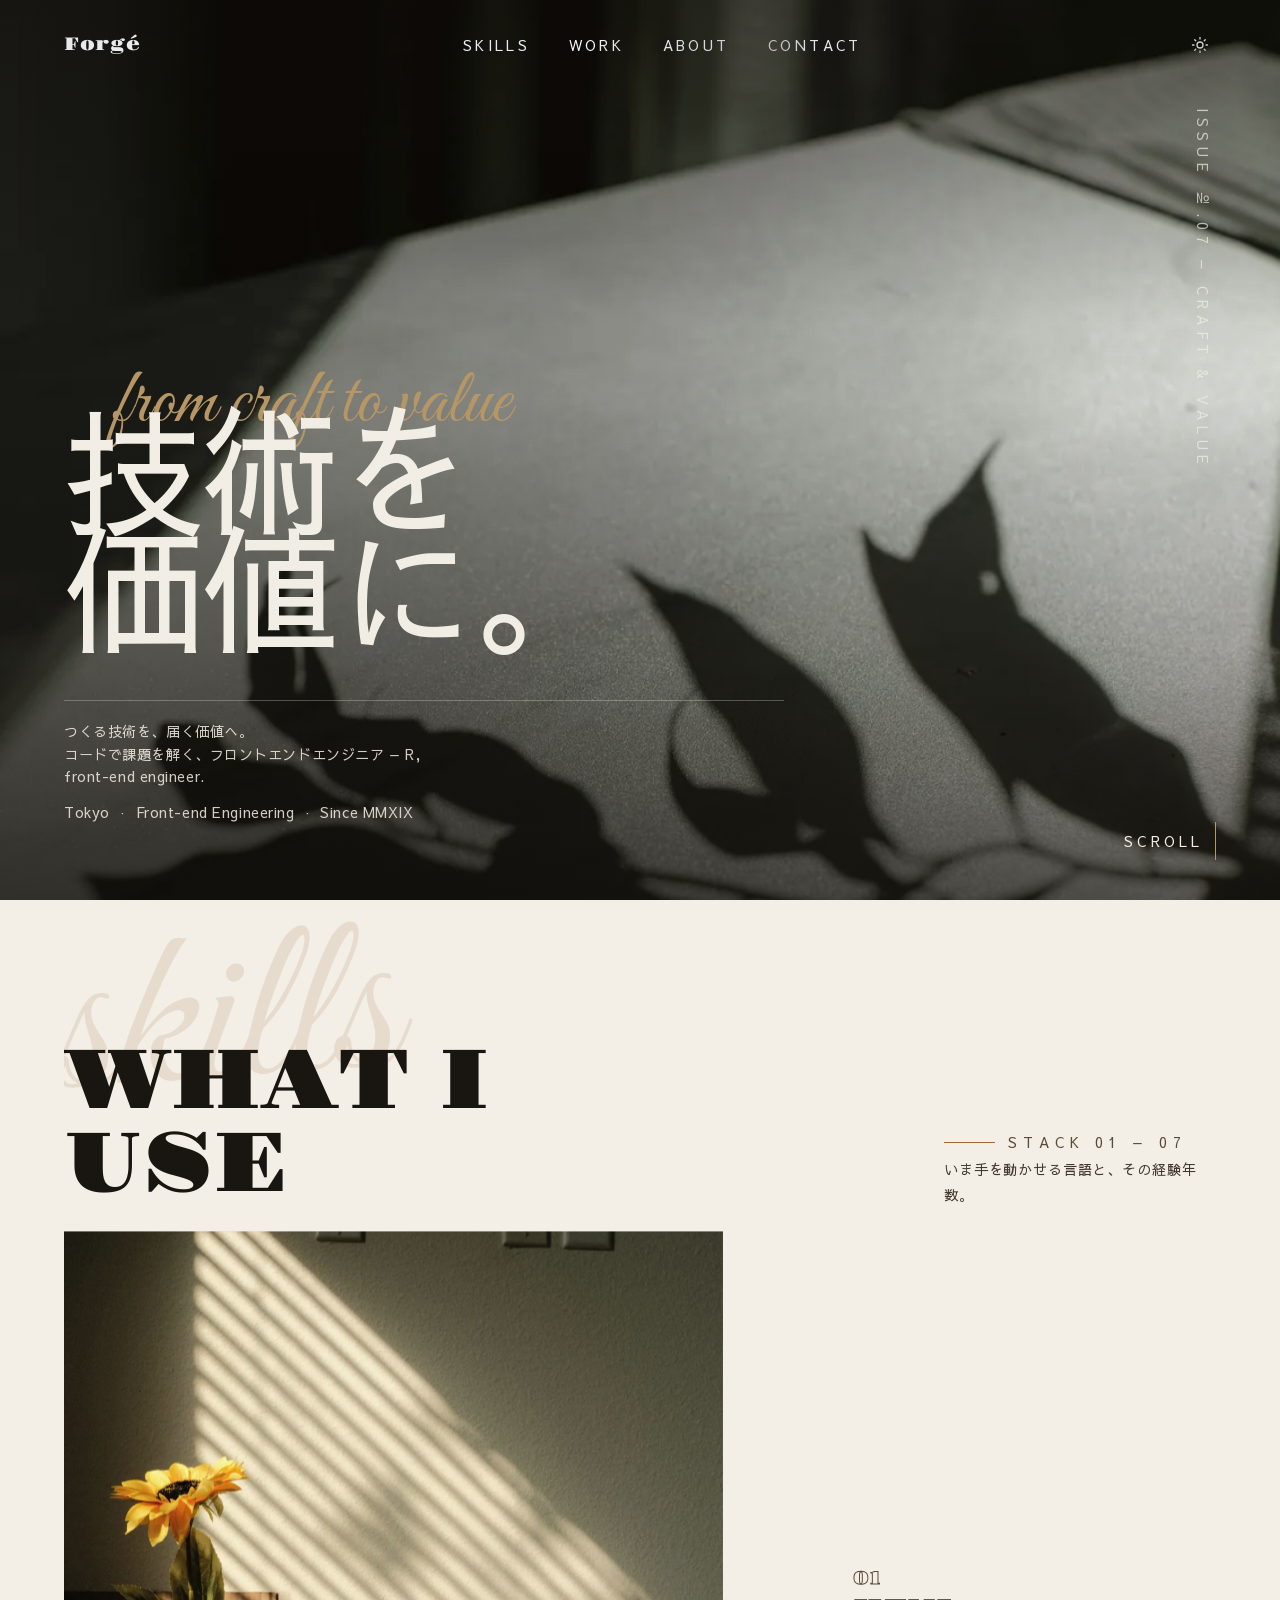
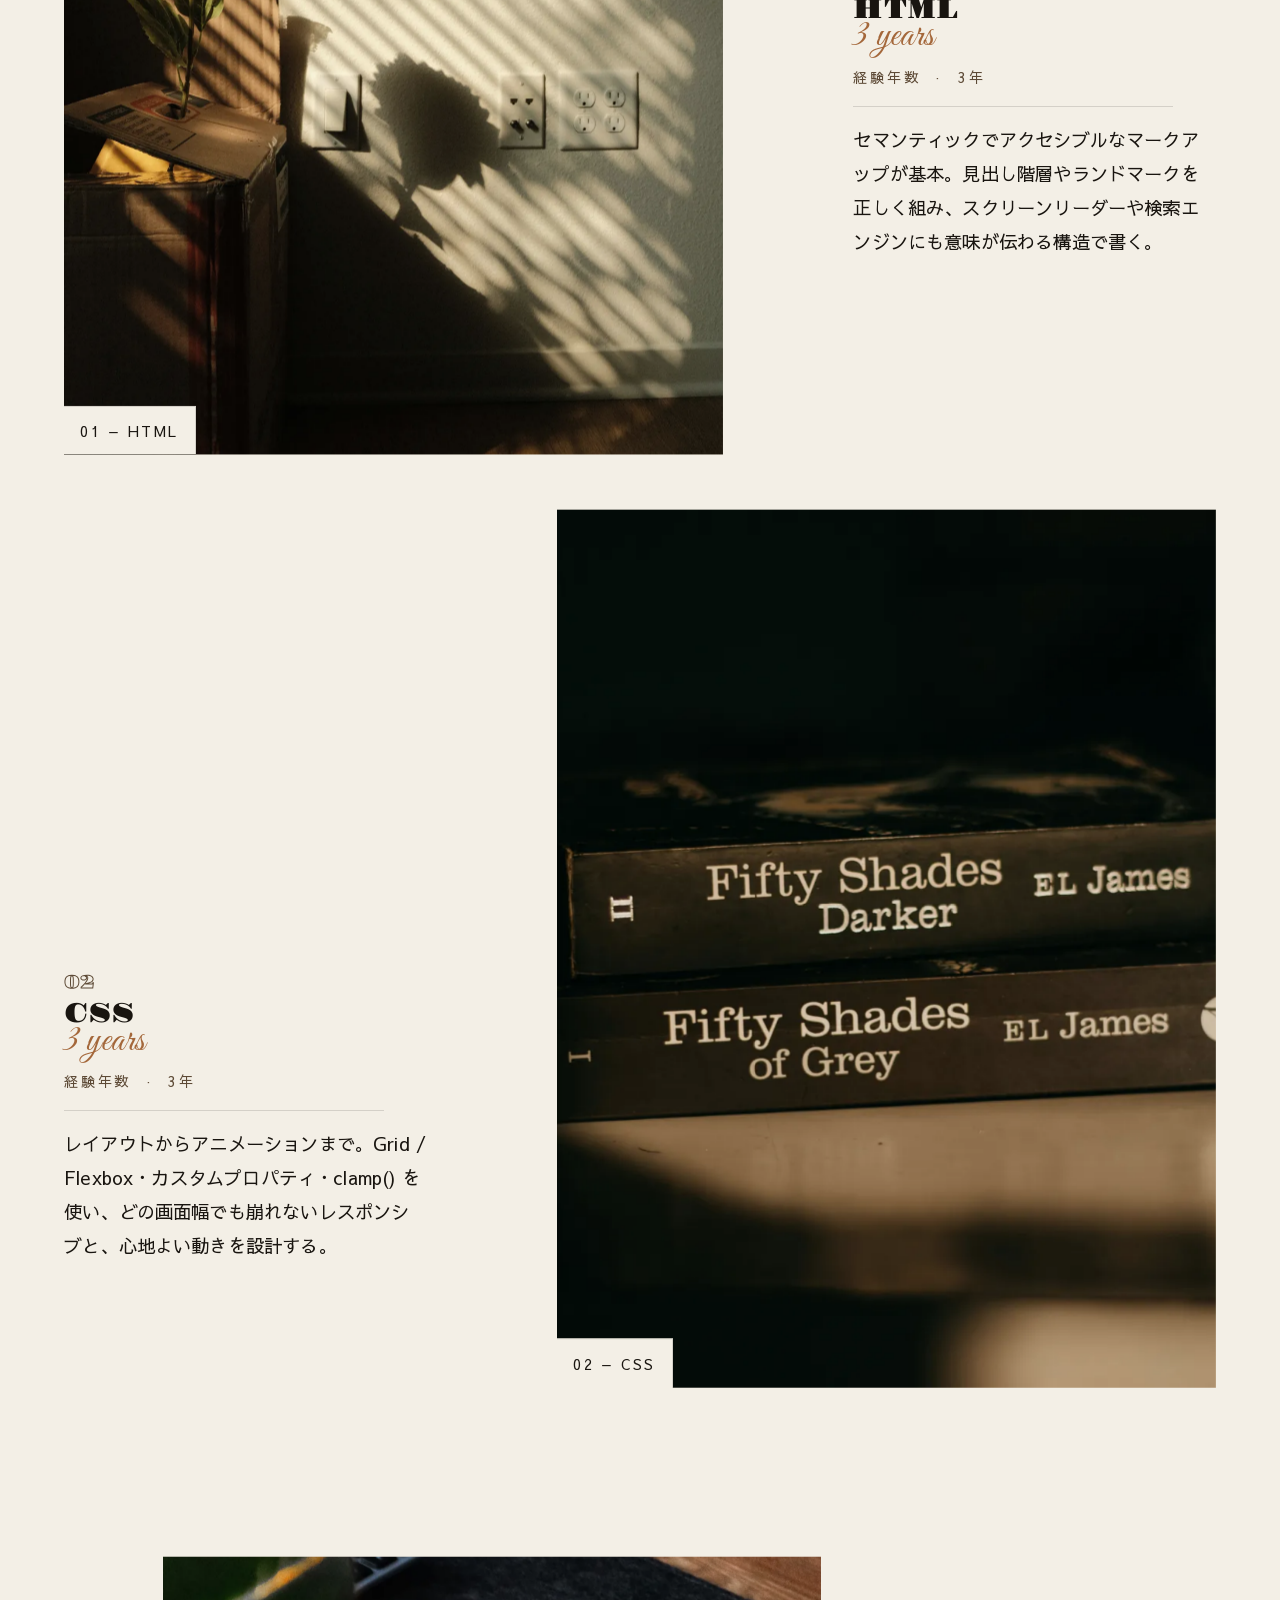
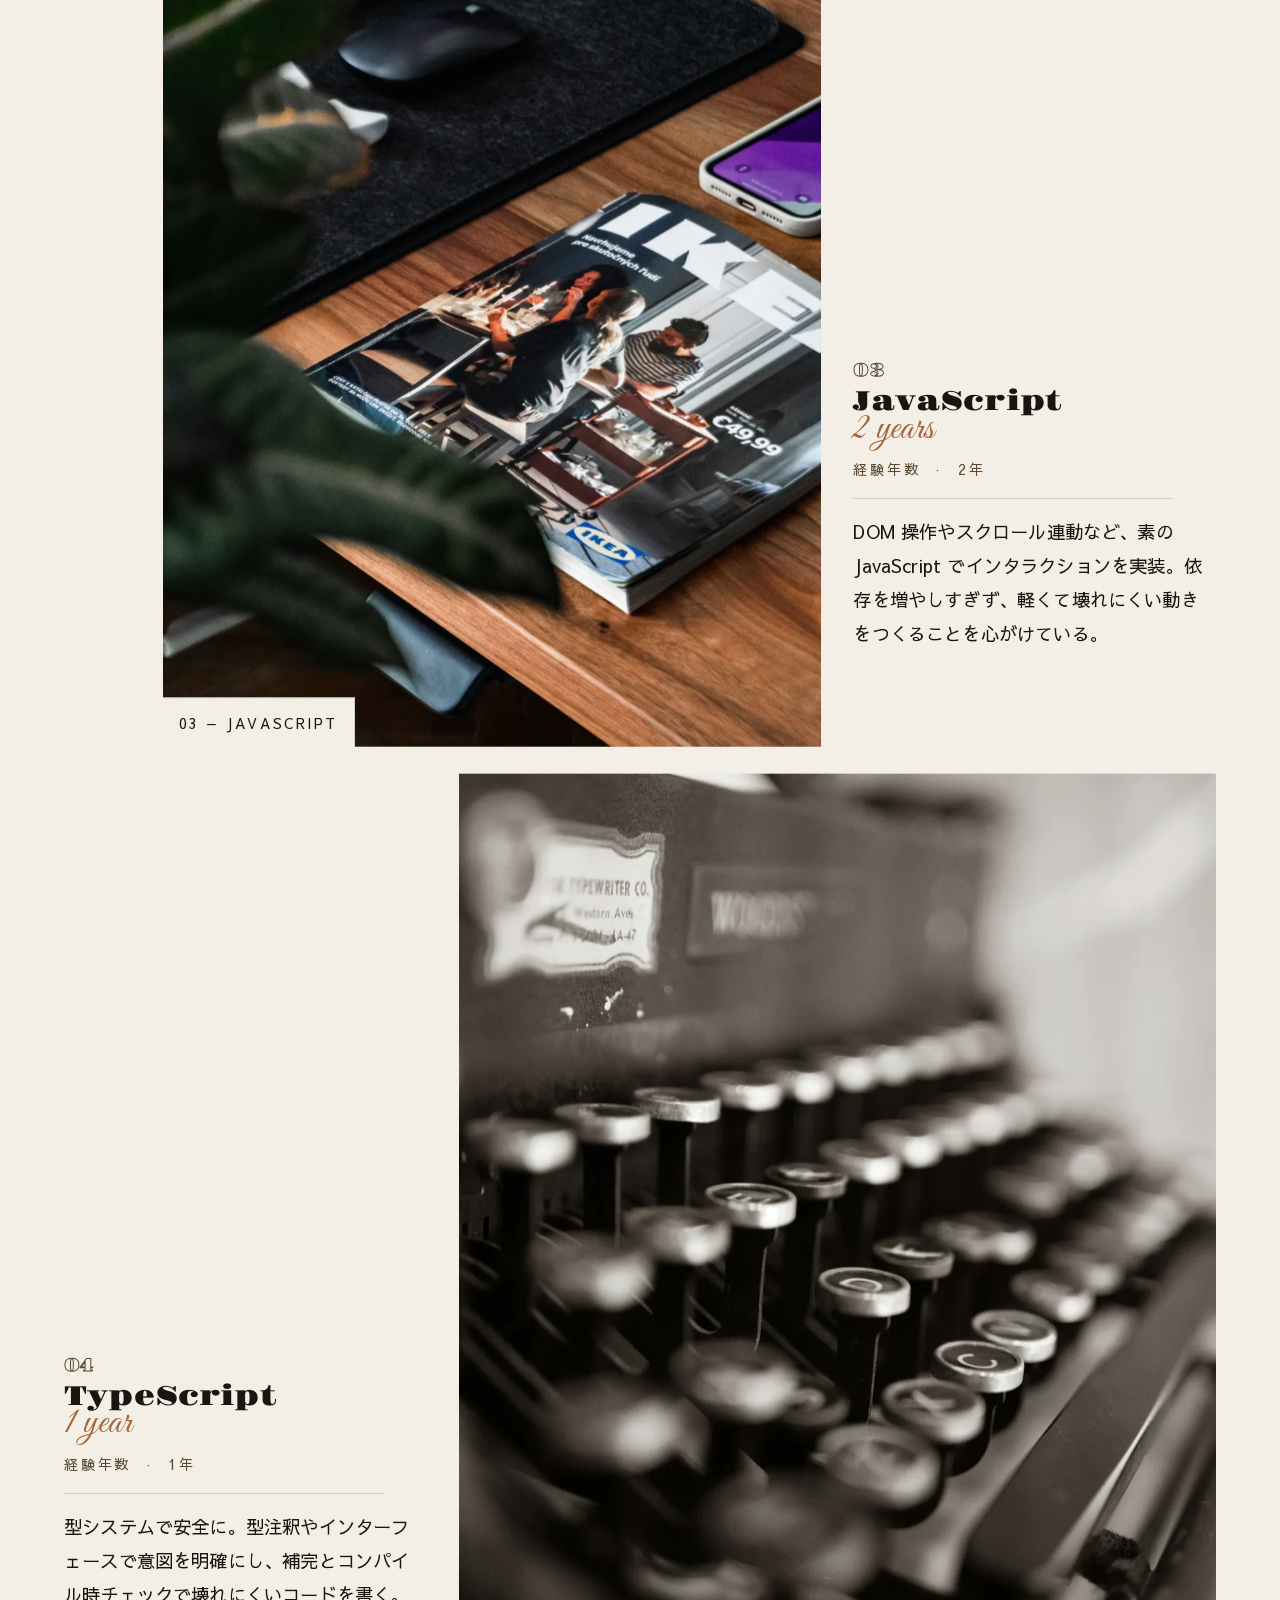
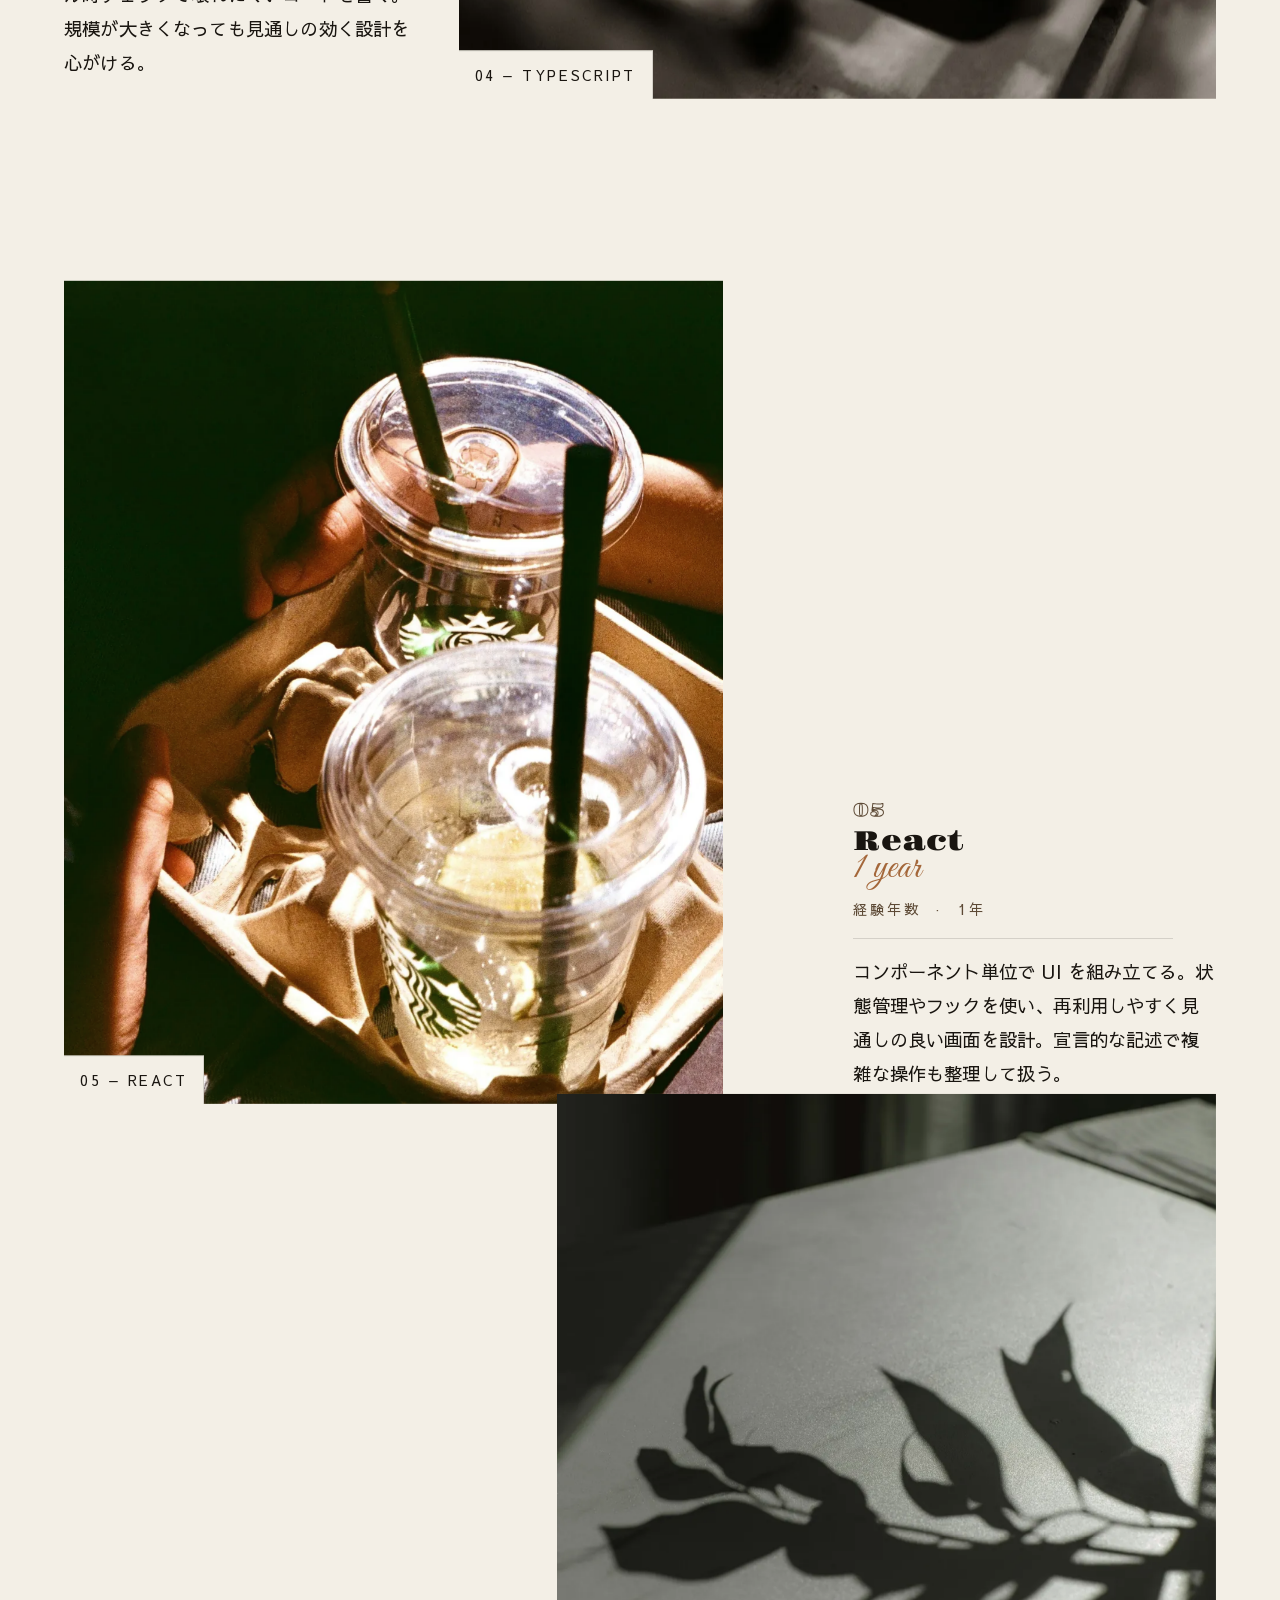
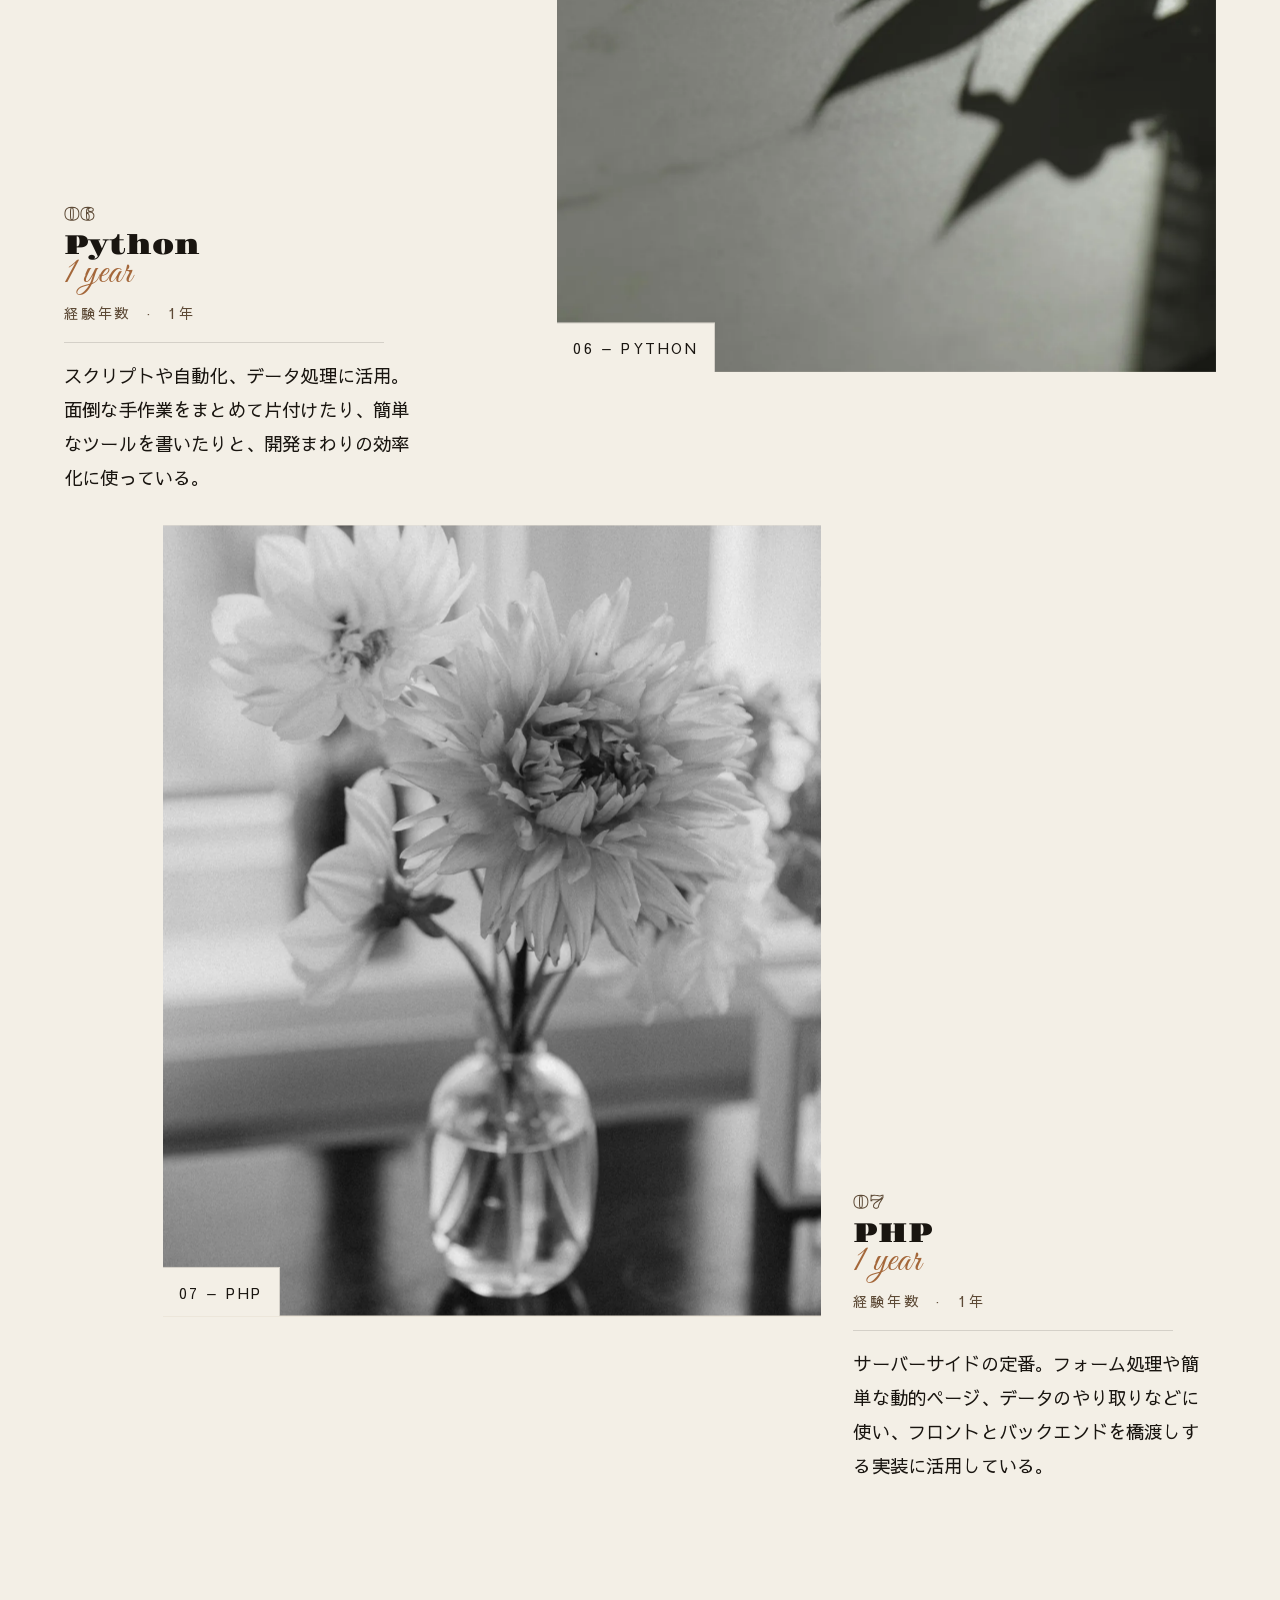
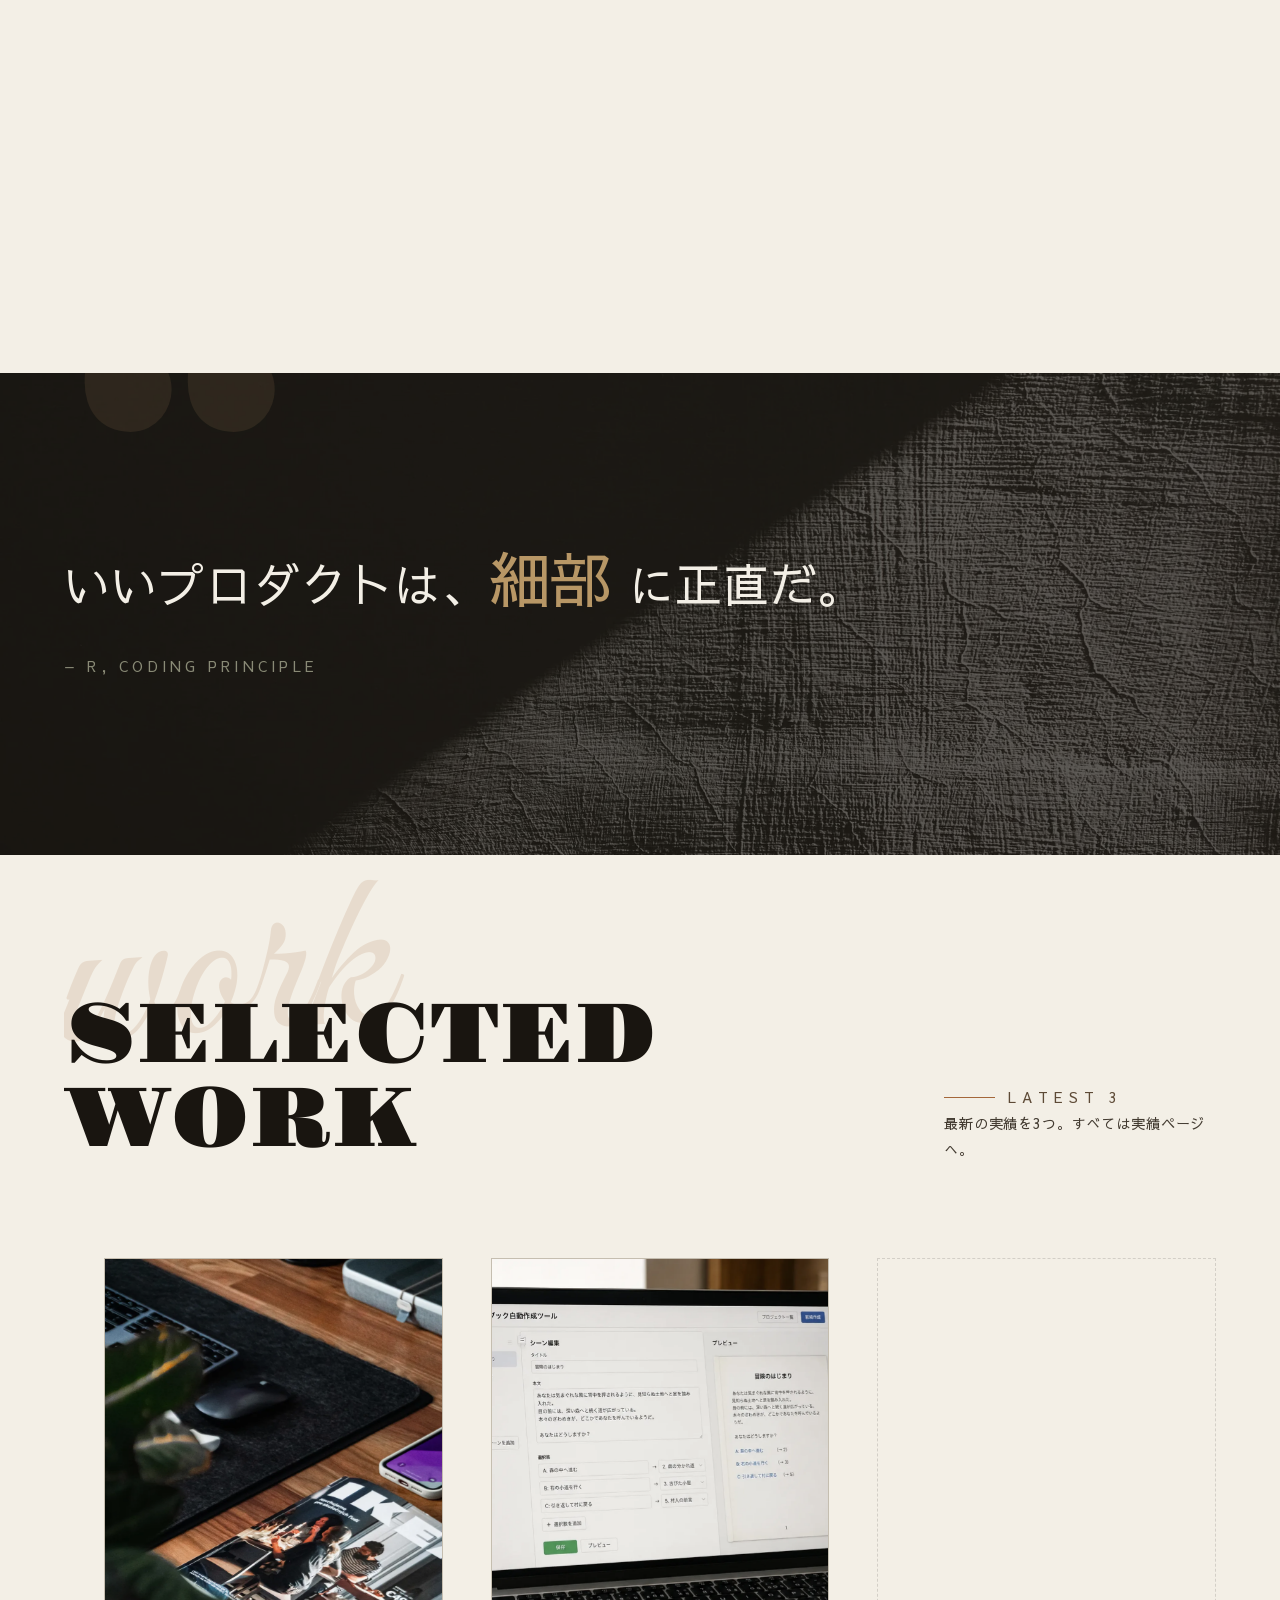
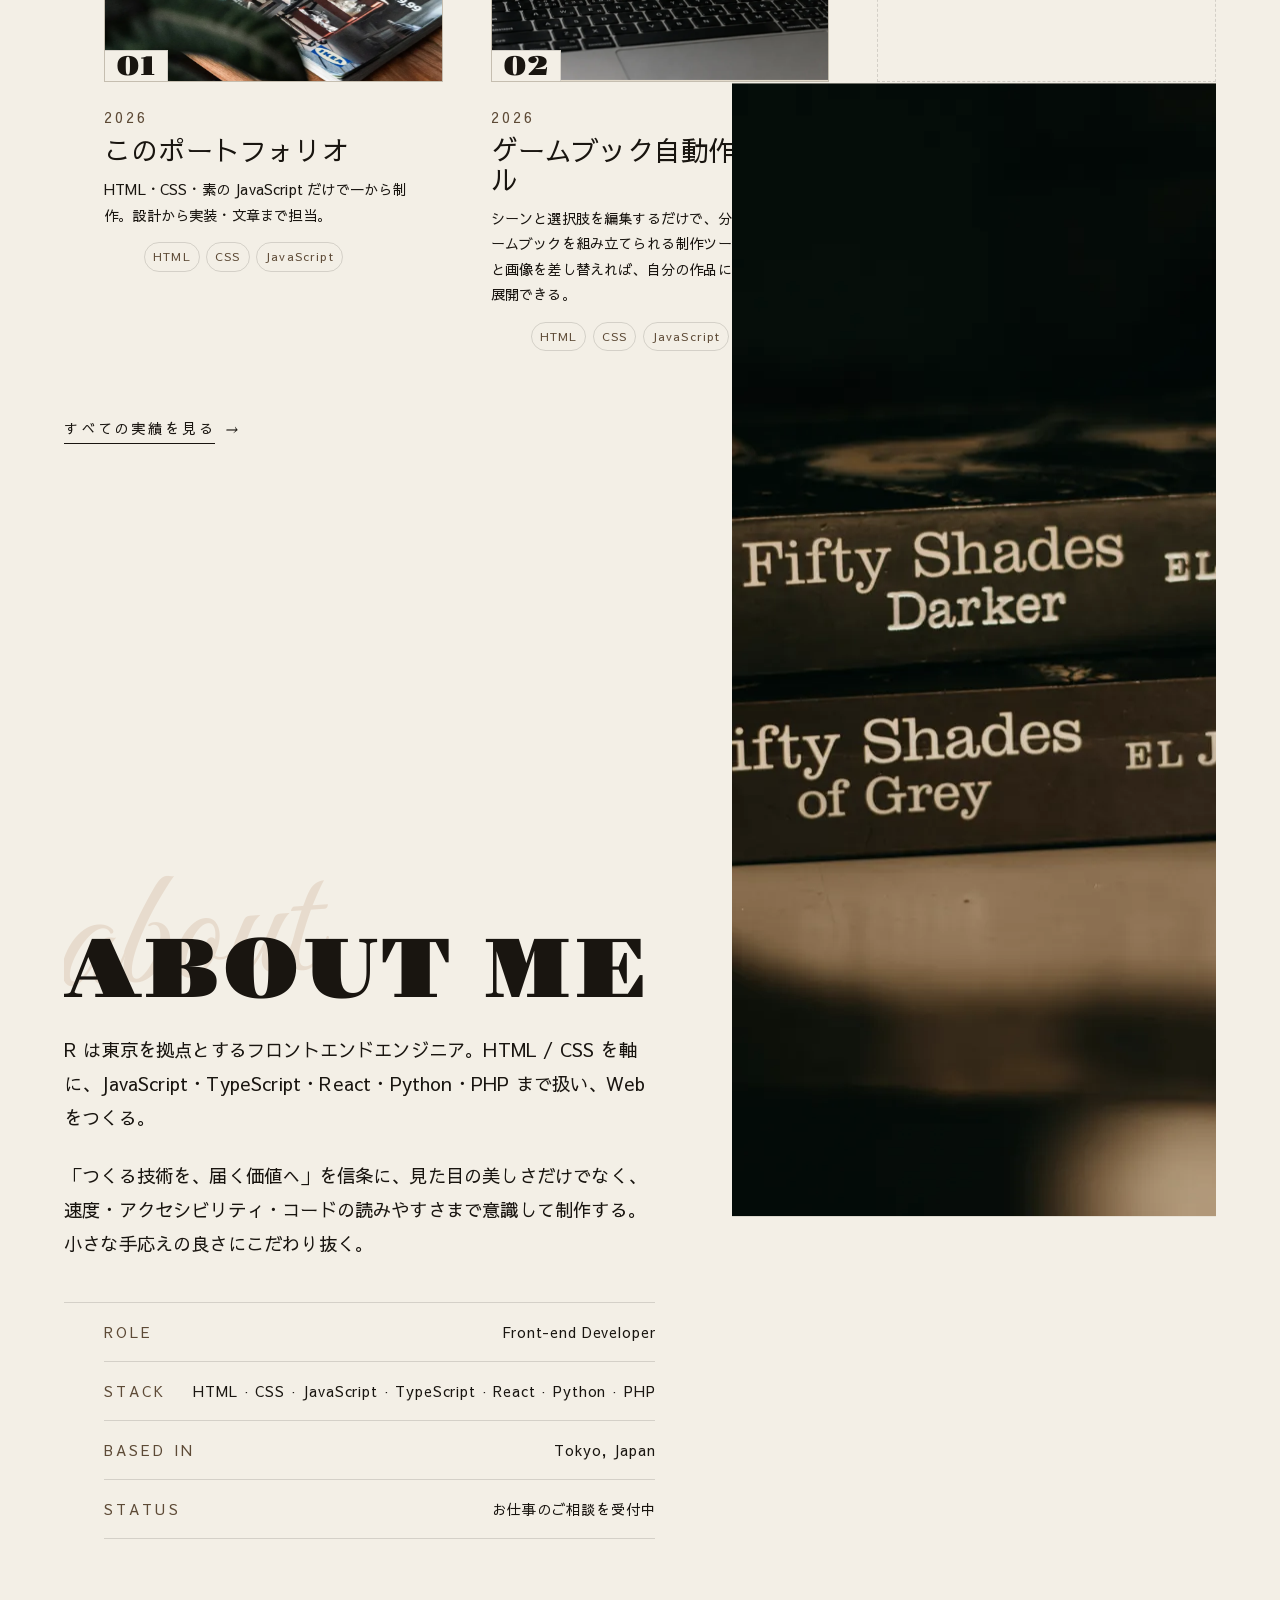
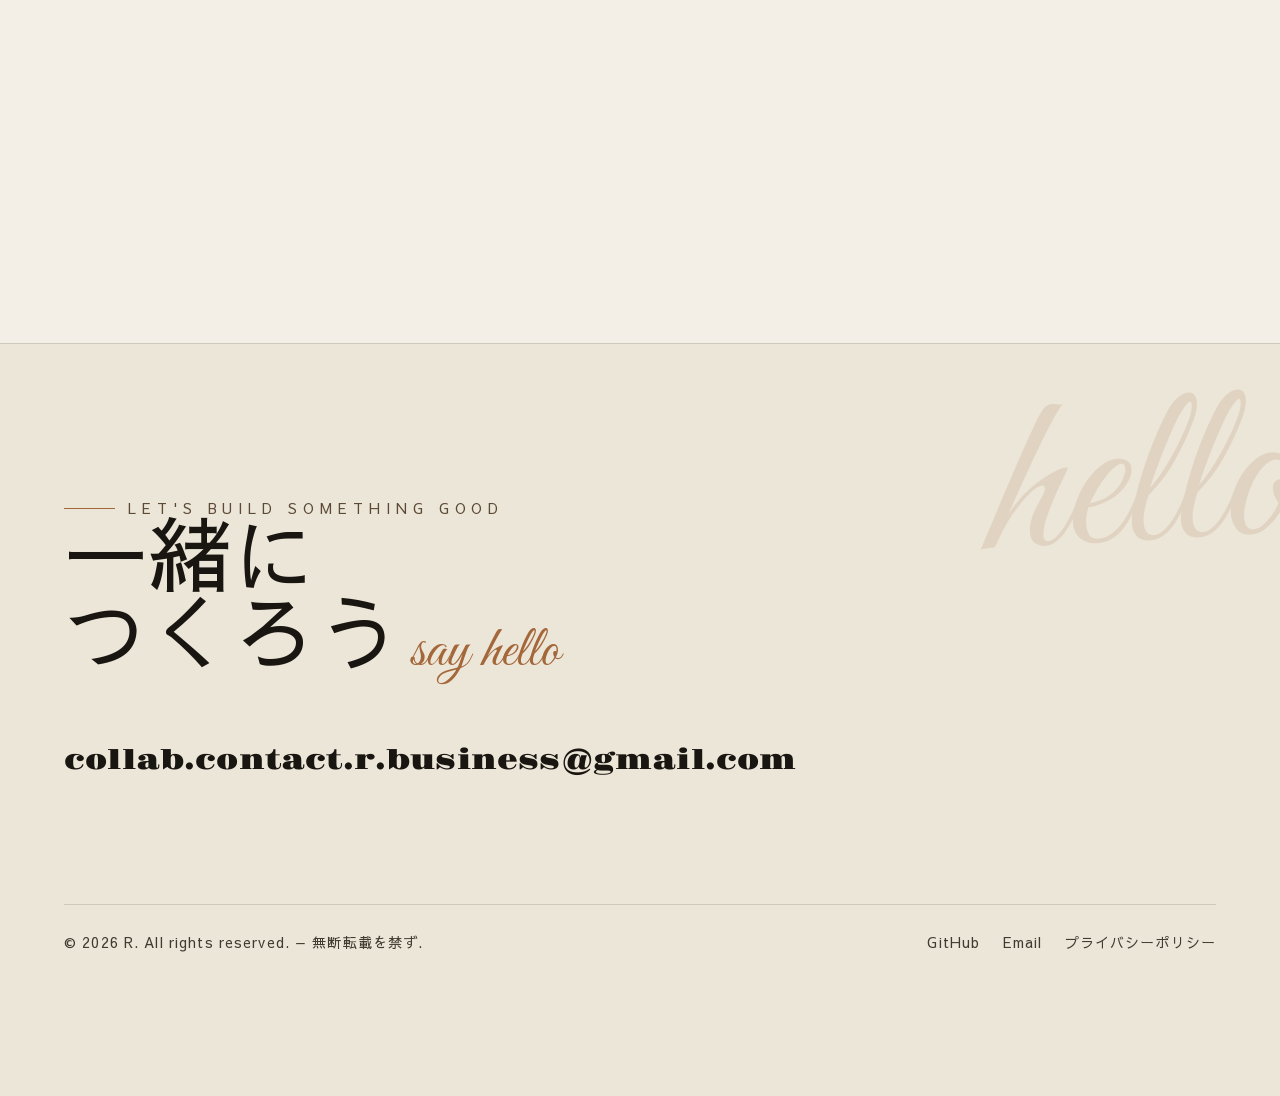
<file: index.html>
<!doctype html>
<html lang="ja">
  <head>
    <meta charset="utf-8" />
    <meta name="viewport" content="width=device-width,initial-scale=1" />
    <title>Forgé — 技術を価値に。 / The Portfolio of R</title>
    <meta
      name="description"
      content="つくる技術を、届く価値へ。HTML・CSS・JavaScript・TypeScript・React・Python・PHP で学び続けるフロントエンドエンジニア R のポートフォリオ。"
    />
    <meta name="theme-color" content="#f3efe6" />
    <link rel="icon" href="assets/img/favicon.svg" type="image/svg+xml" />
    <meta
      property="og:title"
      content="Forgé — 技術を価値に。 / The Portfolio of R"
    />
    <meta
      property="og:description"
      content="つくる技術を、届く価値へ。細部まで設計されたプロダクトで成果に変える。"
    />
    <meta property="og:type" content="website" />
    <link rel="preconnect" href="https://fonts.googleapis.com" />
    <link rel="preconnect" href="https://fonts.gstatic.com" crossorigin />
    <link
      rel="stylesheet"
      href="https://fonts.googleapis.com/css2?family=Gravitas+One&family=Great+Vibes&family=Sawarabi+Gothic&display=swap"
    />
    <link rel="stylesheet" href="assets/css/style.css" />
    <script>(function(){var t=localStorage.getItem('theme');if(t==='dark')document.documentElement.setAttribute('data-theme','dark');}());</script>
  </head>
  <body>
    <a
      class="visually-hidden"
      href="#main"
      style="
        position: absolute;
        left: -9999px;
        top: 0;
        background: #191510;
        color: #fff;
        padding: 0.6rem 1rem;
        z-index: 9999;
      "
      onfocus="((this.style.left = '1rem'), (this.style.top = '1rem'))"
      onblur="this.style.left = '-9999px'"
      >本文へスキップ — Skip to content</a
    >
    <div class="progress" aria-hidden="true"></div>
    <div class="mobile-menu" id="mobile-menu" role="dialog" aria-label="ナビゲーション" aria-hidden="true">
      <nav>
        <a href="#works">Skills</a>
        <a href="#work">Work</a>
        <a href="#about">About</a>
        <a href="#contact">Contact</a>
      </nav>
    </div>
    <header class="nav" role="banner">
      <a class="nav__mark display" href="#top" aria-label="Forgé — home"
        >Forgé</a
      >
      <nav class="nav__links" aria-label="Primary">
        <a href="#works">Skills</a> <a href="#work">Work</a>
        <a href="#about">About</a>
        <a href="#contact" class="nav__cta">Contact</a>
      </nav>
      <div class="nav__actions">
        <button class="nav__theme" aria-label="テーマ切り替え">
          <svg class="icon-sun" viewBox="0 0 24 24" fill="none" stroke="currentColor" stroke-width="1.8" stroke-linecap="round" stroke-linejoin="round" width="18" height="18"><circle cx="12" cy="12" r="4"/><path d="M12 2v2M12 20v2M4.93 4.93l1.41 1.41M17.66 17.66l1.41 1.41M2 12h2M20 12h2M4.93 19.07l1.41-1.41M17.66 6.34l1.41-1.41"/></svg>
          <svg class="icon-moon" viewBox="0 0 24 24" fill="none" stroke="currentColor" stroke-width="1.8" stroke-linecap="round" stroke-linejoin="round" width="18" height="18"><path d="M21 12.79A9 9 0 1 1 11.21 3 7 7 0 0 0 21 12.79z"/></svg>
        </button>
        <button class="nav__burger" aria-label="メニューを開く" aria-expanded="false" aria-controls="mobile-menu">
          <span></span><span></span><span></span>
        </button>
      </div>
    </header>
    <main id="main">
      <section class="hero" id="top" aria-labelledby="hero-title">
        <div class="hero__media" data-parallax="0.18">
          <picture
            ><source srcset="assets/img/photo-python.webp" type="image/webp" />
            <img
              src="assets/img/photo-python.jpg"
              width="1133"
              height="1700"
              alt=""
              fetchpriority="high"
          /></picture>
        </div>
        <p class="hero__index" aria-hidden="true">
          Issue №.07 — Craft &amp; Value
        </p>
        <div class="hero__inner shell wide">
          <p class="hero__script script" data-reveal>from craft to value</p>
          <h1 class="hero__title display" id="hero-title">
            技術を<br />価値に。
          </h1>
          <div class="hero__meta" data-reveal style="--delay: 0.12s">
            <p class="lead">
              つくる技術を、届く価値へ。<br />コードで課題を解く、フロントエンドエンジニア
              — R, front-end engineer.
            </p>
            <p>
              Tokyo &nbsp;·&nbsp; Front-end Engineering &nbsp;·&nbsp; Since
              MMXIX
            </p>
          </div>
        </div>
        <a
          class="hero__scroll"
          href="#works"
          aria-label="下へスクロール — scroll down"
          >Scroll <i aria-hidden="true"></i
        ></a>
      </section>
<section class="works shell wide" id="works" aria-labelledby="works-h">
        <div class="works__head ghost" data-ghost="skills">
          <h2 class="display" id="works-h" data-reveal>What I<br />Use</h2>
          <p data-reveal style="--delay: 0.1s">
            <span class="kicker">Stack 01 — 07</span
            ><br />いま手を動かせる言語と、その経験年数。
          </p>
        </div>
        <article class="feature feature--a">
          <figure class="feature__figure" data-reveal data-parallax="0.06">
            <picture
              ><source srcset="assets/img/photo-html.webp" type="image/webp" />
              <img
                src="assets/img/photo-html.jpg"
                width="1133"
                height="1700"
                alt="ブラインドの光に照らされたひまわり"
                loading="lazy"
            /></picture>
            <figcaption>01 — HTML</figcaption>
          </figure>
          <div class="feature__text" data-reveal style="--delay: 0.08s">
            <p class="feature__no display">01</p>
            <h3 class="feature__title display">
              HTML<span class="script">3 years</span>
            </h3>
            <p class="meta">経験年数 &nbsp;·&nbsp; 3年</p>
            <p class="jp">
              セマンティックでアクセシブルなマークアップが基本。見出し階層やランドマークを正しく組み、スクリーンリーダーや検索エンジンにも意味が伝わる構造で書く。
            </p>
          </div>
        </article>
        <article class="feature feature--b">
          <figure class="feature__figure" data-reveal data-parallax="0.08">
            <picture
              ><source srcset="assets/img/photo-css.webp" type="image/webp" />
              <img
                src="assets/img/photo-css.jpg"
                width="1700"
                height="1133"
                alt="暖色光に浮かぶ積まれた本"
                loading="lazy"
            /></picture>
            <figcaption>02 — CSS</figcaption>
          </figure>
          <div class="feature__text" data-reveal style="--delay: 0.08s">
            <p class="feature__no display">02</p>
            <h3 class="feature__title display">
              CSS<span class="script">3 years</span>
            </h3>
            <p class="meta">経験年数 &nbsp;·&nbsp; 3年</p>
            <p class="jp">
              レイアウトからアニメーションまで。Grid /
              Flexbox・カスタムプロパティ・clamp()
              を使い、どの画面幅でも崩れないレスポンシブと、心地よい動きを設計する。
            </p>
          </div>
        </article>
        <article class="feature feature--c">
          <figure class="feature__figure" data-reveal data-parallax="0.05">
            <picture
              ><source srcset="assets/img/photo-js.webp" type="image/webp" />
              <img
                src="assets/img/photo-js.jpg"
                width="956"
                height="1700"
                alt="木の机の上のカタログとデバイス"
                loading="lazy"
            /></picture>
            <figcaption>03 — JavaScript</figcaption>
          </figure>
          <div class="feature__text" data-reveal style="--delay: 0.08s">
            <p class="feature__no display">03</p>
            <h3 class="feature__title display">
              JavaScript<span class="script">2 years</span>
            </h3>
            <p class="meta">経験年数 &nbsp;·&nbsp; 2年</p>
            <p class="jp">
              DOM 操作やスクロール連動など、素の JavaScript
              でインタラクションを実装。依存を増やしすぎず、軽くて壊れにくい動きをつくることを心がけている。
            </p>
          </div>
        </article>
        <article class="feature feature--d">
          <figure class="feature__figure" data-reveal data-parallax="0.07">
            <picture
              ><source
                srcset="assets/img/photo-typewriter.webp"
                type="image/webp" />
              <img
                src="assets/img/photo-typewriter.jpg"
                width="1100"
                height="1344"
                alt="セピア調のクラシックなタイプライターのキー"
                loading="lazy"
            /></picture>
            <figcaption>04 — TypeScript</figcaption>
          </figure>
          <div class="feature__text" data-reveal style="--delay: 0.08s">
            <p class="feature__no display">04</p>
            <h3 class="feature__title display">
              TypeScript<span class="script">1 year</span>
            </h3>
            <p class="meta">経験年数 &nbsp;·&nbsp; 1年</p>
            <p class="jp">
              型システムで安全に。型注釈やインターフェースで意図を明確にし、補完とコンパイル時チェックで壊れにくいコードを書く。規模が大きくなっても見通しの効く設計を心がける。
            </p>
          </div>
        </article>
        <article class="feature feature--e">
          <figure class="feature__figure" data-reveal data-parallax="0.05">
            <picture
              ><source
                srcset="assets/img/photo-drinks.webp"
                type="image/webp" />
              <img
                src="assets/img/photo-drinks.jpg"
                width="1100"
                height="1375"
                alt="陽光に透けるアイスドリンク2杯"
                loading="lazy"
            /></picture>
            <figcaption>05 — React</figcaption>
          </figure>
          <div class="feature__text" data-reveal style="--delay: 0.08s">
            <p class="feature__no display">05</p>
            <h3 class="feature__title display">
              React<span class="script">1 year</span>
            </h3>
            <p class="meta">経験年数 &nbsp;·&nbsp; 1年</p>
            <p class="jp">
              コンポーネント単位で UI
              を組み立てる。状態管理やフックを使い、再利用しやすく見通しの良い画面を設計。宣言的な記述で複雑な操作も整理して扱う。
            </p>
          </div>
        </article>
        <article class="feature feature--f">
          <figure class="feature__figure" data-reveal data-parallax="0.07">
            <picture
              ><source
                srcset="assets/img/photo-python.webp"
                type="image/webp" />
              <img
                src="assets/img/photo-python.jpg"
                width="1133"
                height="1700"
                alt="布に落ちた植物の影"
                loading="lazy"
            /></picture>
            <figcaption>06 — Python</figcaption>
          </figure>
          <div class="feature__text" data-reveal style="--delay: 0.08s">
            <p class="feature__no display">06</p>
            <h3 class="feature__title display">
              Python<span class="script">1 year</span>
            </h3>
            <p class="meta">経験年数 &nbsp;·&nbsp; 1年</p>
            <p class="jp">
              スクリプトや自動化、データ処理に活用。面倒な手作業をまとめて片付けたり、簡単なツールを書いたりと、開発まわりの効率化に使っている。
            </p>
          </div>
        </article>
        <article class="feature feature--g">
          <figure class="feature__figure" data-reveal data-parallax="0.06">
            <picture
              ><source
                srcset="assets/img/photo-flowers.webp"
                type="image/webp" />
              <img
                src="assets/img/photo-flowers.jpg"
                width="1100"
                height="1320"
                alt="花瓶に生けたダリアのモノクロ写真"
                loading="lazy"
            /></picture>
            <figcaption>07 — PHP</figcaption>
          </figure>
          <div class="feature__text" data-reveal style="--delay: 0.08s">
            <p class="feature__no display">07</p>
            <h3 class="feature__title display">
              PHP<span class="script">1 year</span>
            </h3>
            <p class="meta">経験年数 &nbsp;·&nbsp; 1年</p>
            <p class="jp">
              サーバーサイドの定番。フォーム処理や簡単な動的ページ、データのやり取りなどに使い、フロントとバックエンドを橋渡しする実装に活用している。
            </p>
          </div>
        </article>
      </section>
      <section class="quote" aria-label="Statement">
        <span class="quote__mark display" aria-hidden="true">“</span>
        <div class="shell wide">
          <blockquote data-reveal>
            いいプロダクトは、<em>細部</em> に正直だ。
            <cite>— R, coding principle</cite>
          </blockquote>
        </div>
      </section>
      <section class="works shell wide" id="work" aria-labelledby="work-h">
        <div class="works__head ghost" data-ghost="work">
          <h2 class="display" id="work-h" data-reveal>Selected<br />Work</h2>
          <p data-reveal style="--delay: 0.1s">
            <span class="kicker">Latest 3</span
            ><br />最新の実績を3つ。すべては実績ページへ。
          </p>
        </div>
        <ul class="worklist" role="list">
          <li class="workcard" data-reveal>
            <a
              class="workcard__media"
              href="https://github.com/ryotagubusiness-B1z/portfolio"
              target="_blank"
              rel="noopener"
              aria-label="このポートフォリオを GitHub で見る"
              ><picture
                ><source srcset="assets/img/photo-js.webp" type="image/webp" />
                <img
                  src="assets/img/photo-js.jpg"
                  width="956"
                  height="1700"
                  alt="制作環境のデスク"
                  loading="lazy" /></picture
              ><span class="workcard__no display">01</span></a
            >
            <div class="workcard__body">
              <span class="workcard__year">2026</span>
              <h3 class="workcard__title display">このポートフォリオ</h3>
              <p class="jp">
                HTML・CSS・素の JavaScript
                だけで一から制作。設計から実装・文章まで担当。
              </p>
              <ul class="workcard__tags" aria-label="使用技術">
                <li>HTML</li>
                <li>CSS</li>
                <li>JavaScript</li>
              </ul>
            </div>
          </li>
          <li class="workcard" data-reveal style="--delay: 0.08s">
            <a
              class="workcard__media"
              href="https://github.com/ryotagubusiness-B1z/HTML-"
              target="_blank"
              rel="noopener"
              aria-label="ゲームブック自動作成ツールを GitHub で見る"
              ><picture
                ><source
                  srcset="assets/img/photo-gamebook.webp"
                  type="image/webp" />
                <img
                  src="assets/img/photo-gamebook.jpg"
                  width="1100"
                  height="1375"
                  alt="ゲームブック自動作成ツールの編集画面"
                  loading="lazy" /></picture
              ><span class="workcard__no display">02</span></a
            >
            <div class="workcard__body">
              <span class="workcard__year">2026</span>
              <h3 class="workcard__title display">
                ゲームブック自動作成ツール
              </h3>
              <p class="jp">
                シーンと選択肢を編集するだけで、分岐するゲームブックを組み立てられる制作ツール。CSV
                と画像を差し替えれば、自分の作品にそのまま展開できる。
              </p>
              <ul class="workcard__tags" aria-label="使用技術">
                <li>HTML</li>
                <li>CSS</li>
                <li>JavaScript</li>
              </ul>
            </div>
          </li>
          <li
            class="workcard workcard--empty"
            data-reveal
            style="--delay: 0.16s"
            aria-hidden="true"
          >
            <div class="workcard__media"></div>
          </li>
        </ul>
        <a class="works__all feature__link" href="works.html" data-reveal
          ><span>すべての実績を見る</span> <i aria-hidden="true">→</i></a
        >
      </section>
      <section class="about shell wide" id="about" aria-labelledby="about-h">
        <div class="about__grid">
          <div class="about__body ghost ghost--tight" data-ghost="about">
            <h2 class="display" id="about-h" data-reveal>About Me</h2>
            <p class="jp" data-reveal style="--delay: 0.06s">
              R は東京を拠点とするフロントエンドエンジニア。HTML / CSS
              を軸に、JavaScript・TypeScript・React・Python・PHP まで扱い、Web
              をつくる。
            </p>
            <p class="jp" data-reveal style="--delay: 0.12s">
              「つくる技術を、届く価値へ」を信条に、見た目の美しさだけでなく、速度・アクセシビリティ・コードの読みやすさまで意識して制作する。小さな手応えの良さにこだわり抜く。
            </p>
            <ul class="about__list" data-reveal style="--delay: 0.16s">
              <li><span>Role</span><span>Front-end Developer</span></li>
              <li>
                <span>Stack</span
                ><span
                  >HTML · CSS · JavaScript · TypeScript · React · Python ·
                  PHP</span
                >
              </li>
              <li><span>Based in</span><span>Tokyo, Japan</span></li>
              <li><span>Status</span><span>お仕事のご相談を受付中</span></li>
            </ul>
          </div>
          <figure class="about__portrait" data-reveal data-parallax="0.06">
            <span class="tag script" aria-hidden="true">R</span
            ><picture
              ><source srcset="assets/img/photo-css.webp" type="image/webp" />
              <img
                src="assets/img/photo-css.jpg"
                width="1700"
                height="1133"
                alt="R のワークスペース"
                loading="lazy"
            /></picture>
          </figure>
        </div>
      </section>
      <section class="contact" id="contact" aria-labelledby="contact-h">
        <div class="shell wide ghost ghost--right" data-ghost="hello">
          <p class="kicker" data-reveal>Let's build something good</p>
          <h2
            class="contact__lead display"
            id="contact-h"
            data-reveal
            style="--delay: 0.06s"
          >
            一緒に<br />つくろう<span class="script"> say hello</span>
          </h2>
          <a
            class="contact__mail display"
            href="mailto:collab.contact.r.business@gmail.com"
            data-reveal
            style="--delay: 0.1s"
            >collab.contact.r.business@gmail.com</a
          >
          <div class="foot">
            <p>
              © <span id="year">2026</span> R. All rights reserved. —
              無断転載を禁ず.
            </p>
            <nav class="foot__social" aria-label="Links">
              <a
                href="https://github.com/ryotagubusiness-B1z"
                target="_blank"
                rel="noopener me"
                >GitHub</a
              >
              <a href="mailto:collab.contact.r.business@gmail.com">Email</a>
              <a href="privacy-policy.html">プライバシーポリシー</a>
            </nav>
          </div>
        </div>
      </section>
    </main>
    <script src="assets/js/main.js" defer="defer"></script>
  </body>
</html>
</file>
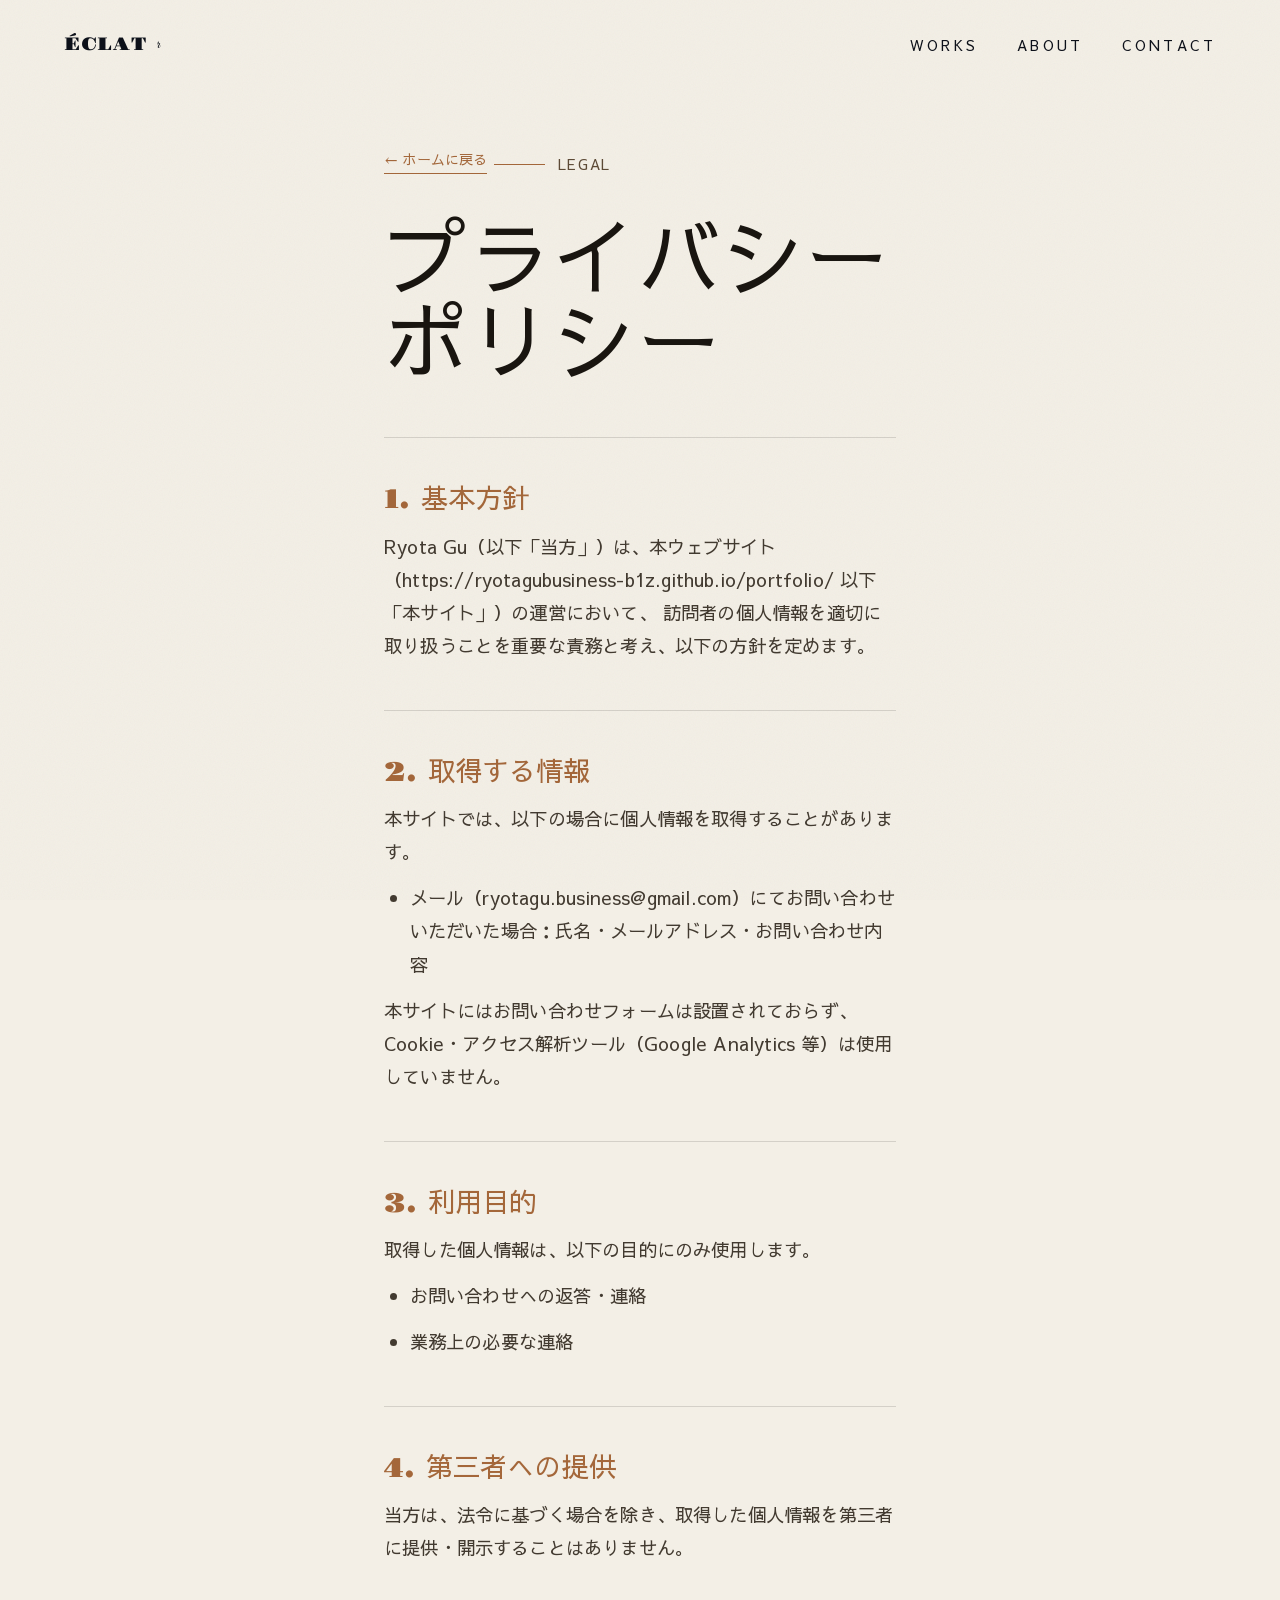
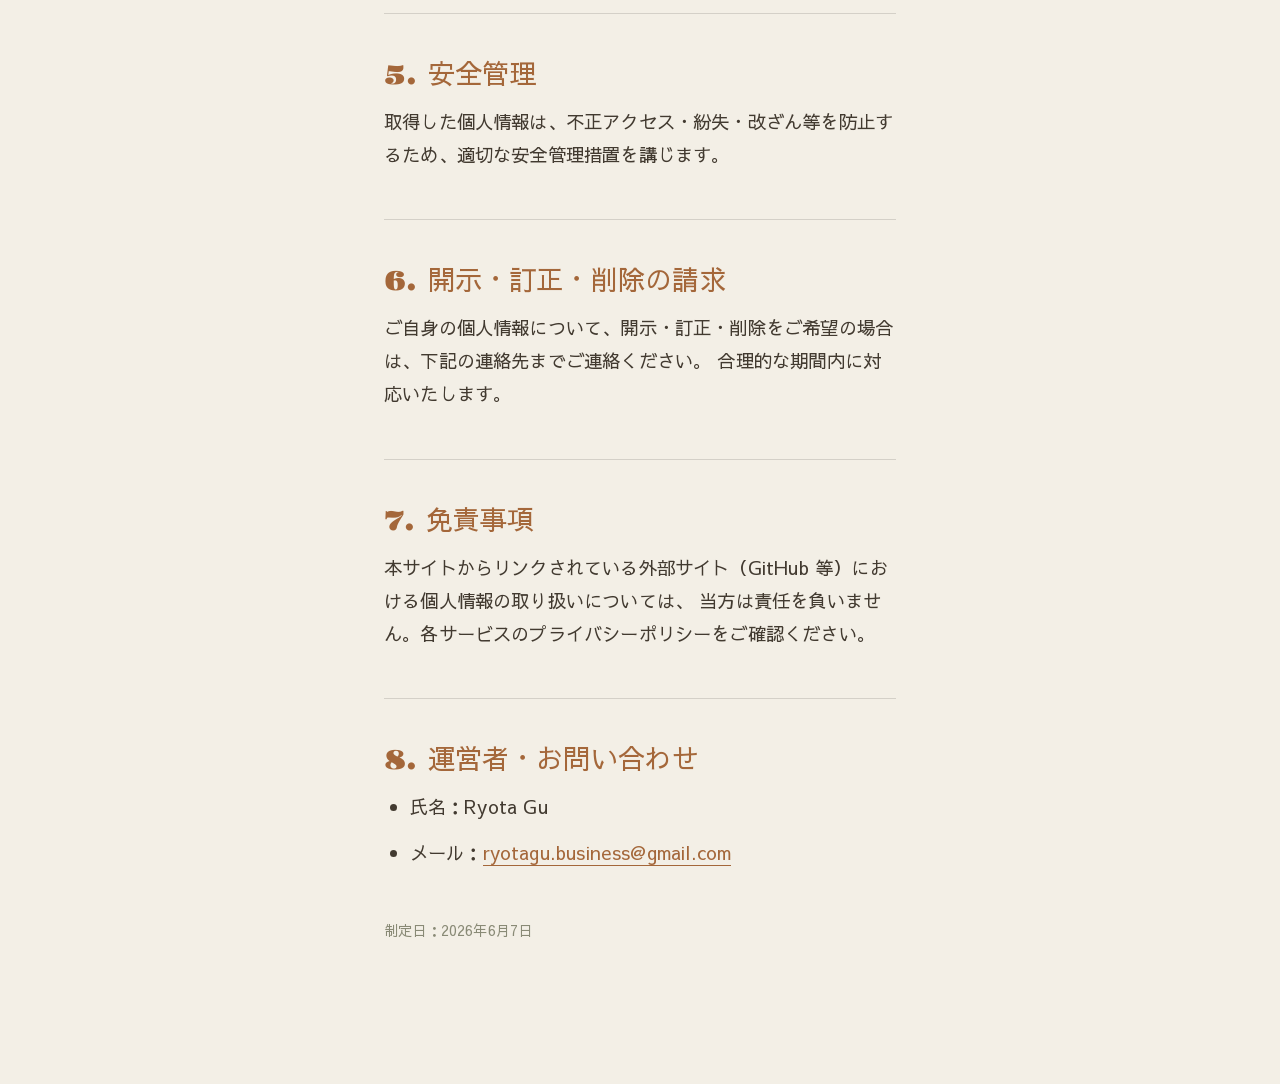
<file: privacy-policy.html>
<!doctype html>
<html lang="ja">
<head>
  <meta charset="utf-8" />
  <meta name="viewport" content="width=device-width, initial-scale=1" />
  <title>プライバシーポリシー — ÉCLAT / Ryota Gu</title>
  <meta name="robots" content="noindex" />
  <meta name="theme-color" content="#f3efe6" />
  <link rel="icon" href="assets/img/favicon.svg" type="image/svg+xml" />

  <link rel="preconnect" href="https://fonts.googleapis.com" />
  <link rel="preconnect" href="https://fonts.gstatic.com" crossorigin />
  <link rel="stylesheet"
        href="https://fonts.googleapis.com/css2?family=Gravitas+One&family=Great+Vibes&family=Sawarabi+Gothic&display=swap" />

  <link rel="stylesheet" href="assets/css/style.css" />
  <style>
    .pp-wrap {
      max-width: var(--measure);
      margin: 0 auto;
      padding: var(--stack) var(--gutter);
    }
    .pp-wrap h1 {
      font-family: var(--display);
      font-size: var(--step-3);
      line-height: 1;
      margin-bottom: 0.2em;
    }
    .pp-wrap .kicker {
      font-size: var(--step--1);
      color: var(--umber);
      letter-spacing: 0.12em;
      text-transform: uppercase;
      margin-bottom: 1.5rem;
    }
    .pp-rule {
      height: 1px;
      background: var(--line);
      border: 0;
      margin: 3rem 0;
    }
    .pp-section h2 {
      font-family: var(--display);
      font-size: var(--step-1);
      margin-bottom: 1rem;
      color: var(--clay);
    }
    .pp-section p,
    .pp-section li {
      font-size: var(--step-0);
      line-height: 1.8;
      color: var(--ink-soft);
      margin-bottom: 0.8rem;
    }
    .pp-section ul {
      padding-left: 1.4em;
    }
    .pp-back {
      display: inline-block;
      font-size: var(--step--1);
      color: var(--clay);
      border-bottom: 1px solid var(--clay);
      padding-bottom: 0.1em;
      margin-bottom: 3rem;
      transition: opacity 0.2s;
    }
    .pp-back:hover { opacity: 0.65; }
    .pp-updated {
      font-size: var(--step--1);
      color: var(--sage);
      margin-top: 3rem;
    }
  </style>
</head>
<body>

  <!-- NAV -->
  <header class="nav" role="banner">
    <a class="nav__mark display" href="index.html" aria-label="ÉCLAT — home">ÉCLAT<sup class="script">r</sup></a>
    <nav class="nav__links" aria-label="Main">
      <a href="index.html#works">Works</a>
      <a href="index.html#about">About</a>
      <a href="index.html#contact" class="nav__cta">Contact</a>
    </nav>
  </header>

  <main id="main">
    <div class="pp-wrap">

      <a class="pp-back" href="index.html">← ホームに戻る</a>

      <p class="kicker">Legal</p>
      <h1>プライバシー<br>ポリシー</h1>

      <hr class="pp-rule" />

      <!-- 1. 基本方針 -->
      <section class="pp-section">
        <h2>1. 基本方針</h2>
        <p>
          Ryota Gu（以下「当方」）は、本ウェブサイト（https://ryotagubusiness-b1z.github.io/portfolio/ 以下「本サイト」）の運営において、
          訪問者の個人情報を適切に取り扱うことを重要な責務と考え、以下の方針を定めます。
        </p>
      </section>

      <hr class="pp-rule" />

      <!-- 2. 取得する情報 -->
      <section class="pp-section">
        <h2>2. 取得する情報</h2>
        <p>本サイトでは、以下の場合に個人情報を取得することがあります。</p>
        <ul>
          <li>メール（ryotagu.business@gmail.com）にてお問い合わせいただいた場合：氏名・メールアドレス・お問い合わせ内容</li>
        </ul>
        <p>本サイトにはお問い合わせフォームは設置されておらず、Cookie・アクセス解析ツール（Google Analytics 等）は使用していません。</p>
      </section>

      <hr class="pp-rule" />

      <!-- 3. 利用目的 -->
      <section class="pp-section">
        <h2>3. 利用目的</h2>
        <p>取得した個人情報は、以下の目的にのみ使用します。</p>
        <ul>
          <li>お問い合わせへの返答・連絡</li>
          <li>業務上の必要な連絡</li>
        </ul>
      </section>

      <hr class="pp-rule" />

      <!-- 4. 第三者提供 -->
      <section class="pp-section">
        <h2>4. 第三者への提供</h2>
        <p>
          当方は、法令に基づく場合を除き、取得した個人情報を第三者に提供・開示することはありません。
        </p>
      </section>

      <hr class="pp-rule" />

      <!-- 5. 安全管理 -->
      <section class="pp-section">
        <h2>5. 安全管理</h2>
        <p>
          取得した個人情報は、不正アクセス・紛失・改ざん等を防止するため、適切な安全管理措置を講じます。
        </p>
      </section>

      <hr class="pp-rule" />

      <!-- 6. 開示・訂正・削除 -->
      <section class="pp-section">
        <h2>6. 開示・訂正・削除の請求</h2>
        <p>
          ご自身の個人情報について、開示・訂正・削除をご希望の場合は、下記の連絡先までご連絡ください。
          合理的な期間内に対応いたします。
        </p>
      </section>

      <hr class="pp-rule" />

      <!-- 7. 免責 -->
      <section class="pp-section">
        <h2>7. 免責事項</h2>
        <p>
          本サイトからリンクされている外部サイト（GitHub 等）における個人情報の取り扱いについては、
          当方は責任を負いません。各サービスのプライバシーポリシーをご確認ください。
        </p>
      </section>

      <hr class="pp-rule" />

      <!-- 8. 連絡先 -->
      <section class="pp-section">
        <h2>8. 運営者・お問い合わせ</h2>
        <ul>
          <li>氏名：Ryota Gu</li>
          <li>メール：<a href="mailto:ryotagu.business@gmail.com" style="color:var(--clay);border-bottom:1px solid var(--clay);">ryotagu.business@gmail.com</a></li>
        </ul>
      </section>

      <p class="pp-updated">制定日：2026年6月7日</p>

    </div>
  </main>

</body>
</html>
</file>
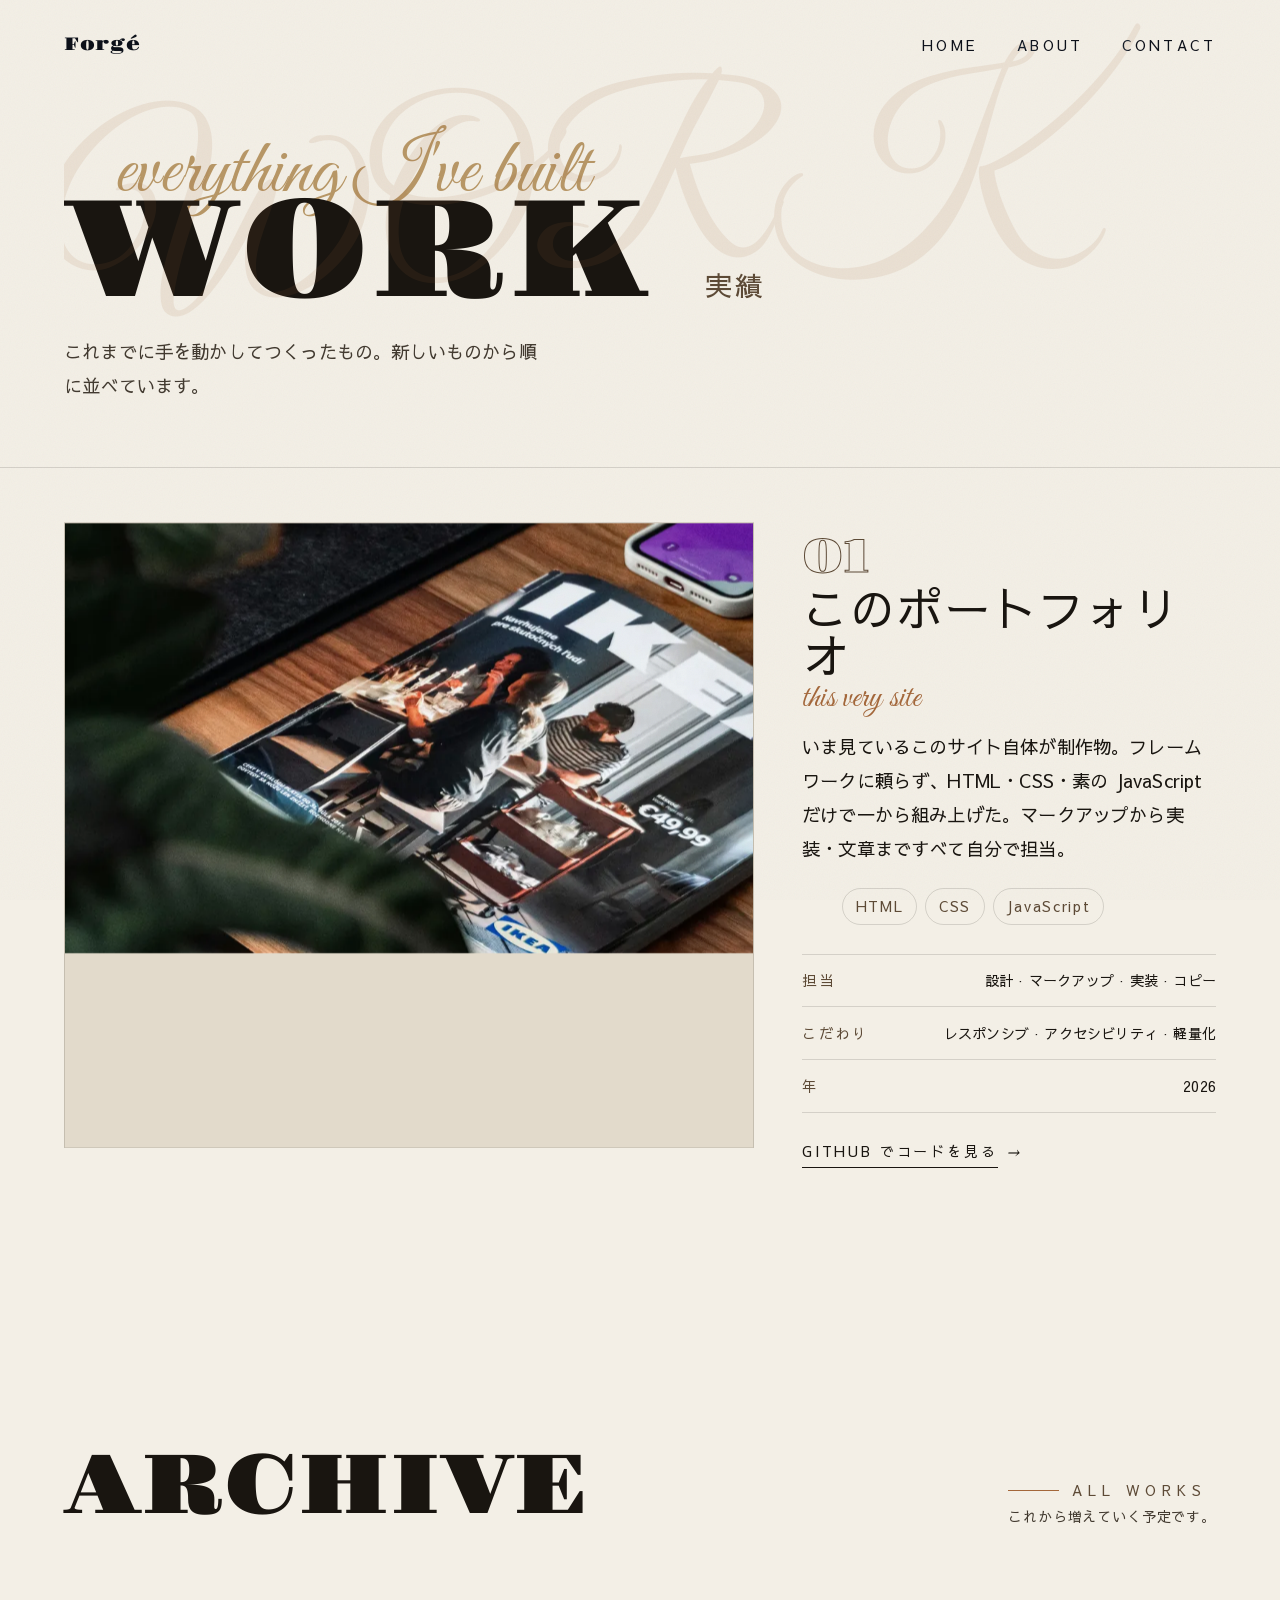
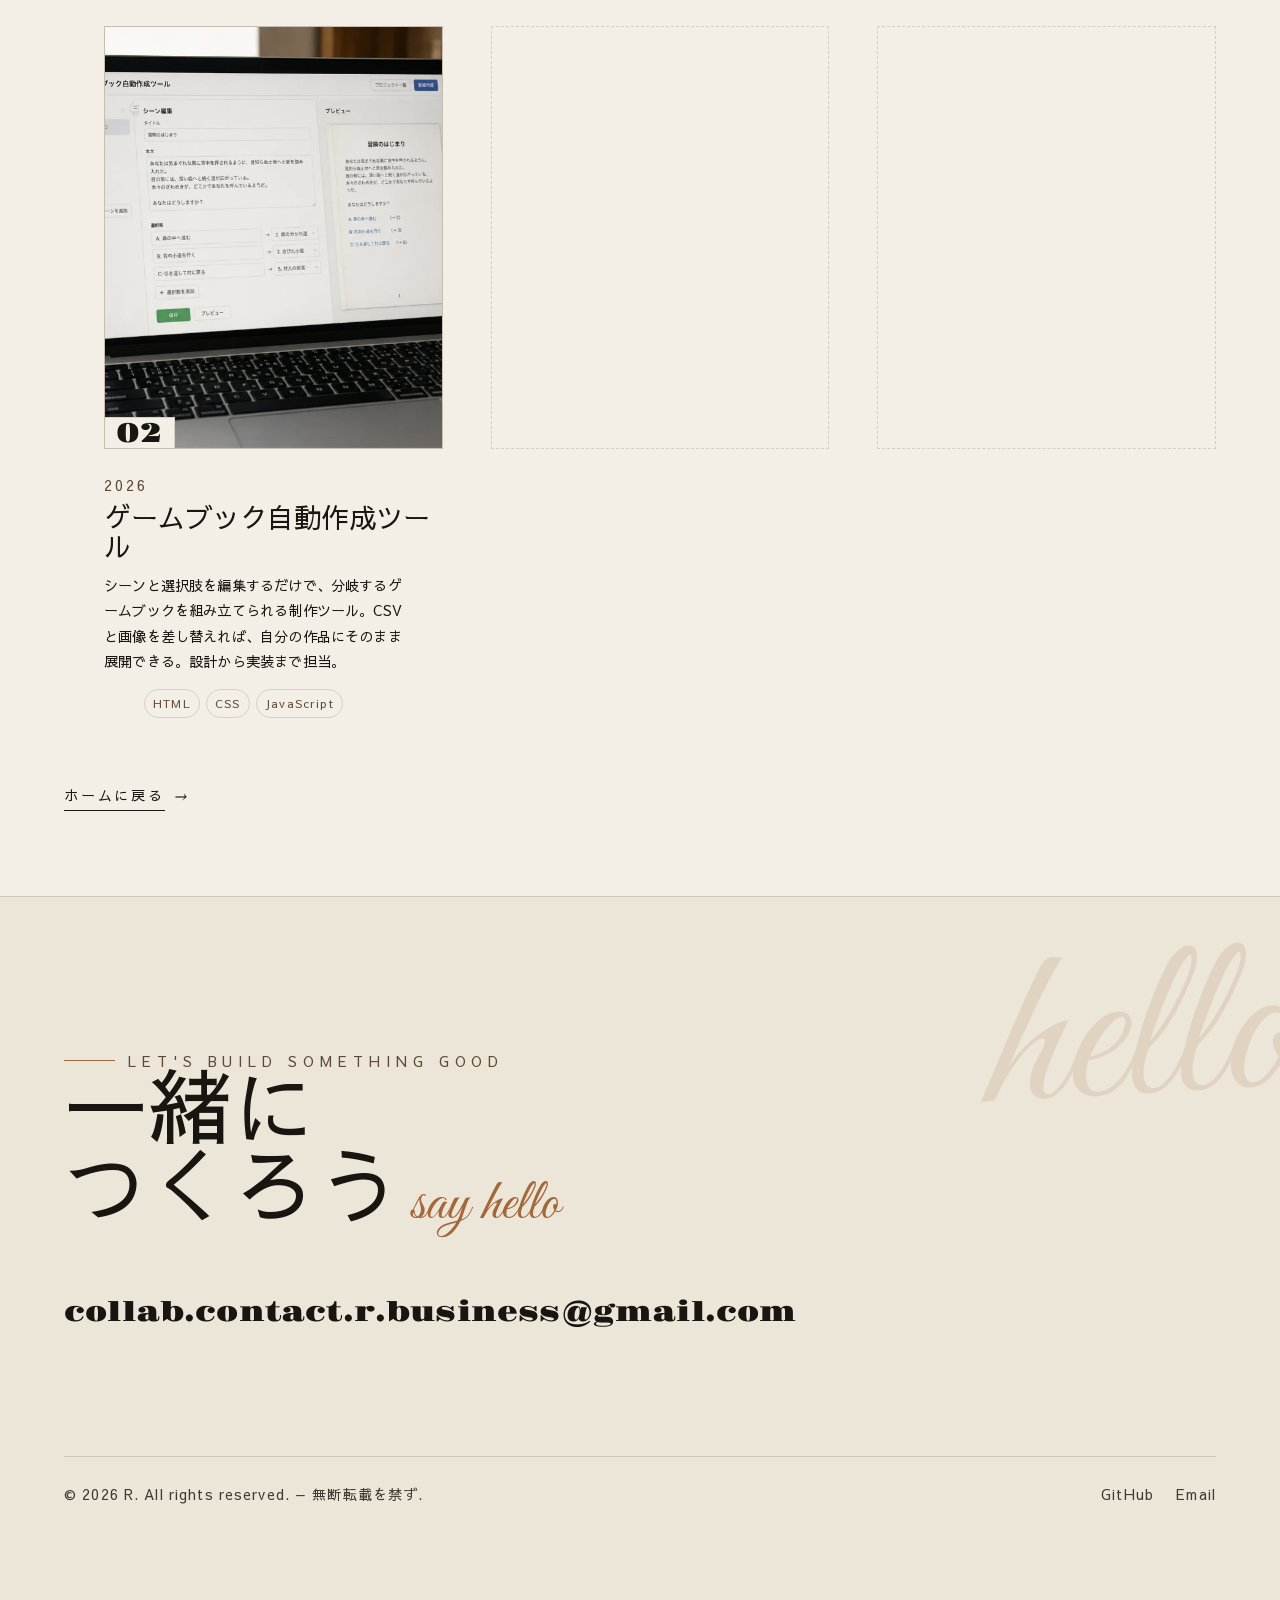
<file: works.html>
<!doctype html>
<html lang="ja">
  <head>
    <meta charset="utf-8" />
    <meta name="viewport" content="width=device-width,initial-scale=1" />
    <title>Work — 実績 / R</title>
    <meta
      name="description"
      content="フロントエンドエンジニア R のこれまでの実績一覧。"
    />
    <meta name="theme-color" content="#f3efe6" />
    <link rel="icon" href="assets/img/favicon.svg" type="image/svg+xml" />
    <link rel="preconnect" href="https://fonts.googleapis.com" />
    <link rel="preconnect" href="https://fonts.gstatic.com" crossorigin />
    <link
      rel="stylesheet"
      href="https://fonts.googleapis.com/css2?family=Gravitas+One&family=Great+Vibes&family=Sawarabi+Gothic&display=swap"
    />
    <link rel="stylesheet" href="assets/css/style.css" />
  </head>
  <body class="page">
    <a
      class="visually-hidden"
      href="#main"
      style="
        position: absolute;
        left: -9999px;
        top: 0;
        background: #191510;
        color: #fff;
        padding: 0.6rem 1rem;
        z-index: 9999;
      "
      onfocus="((this.style.left = '1rem'), (this.style.top = '1rem'))"
      onblur="this.style.left = '-9999px'"
      >本文へスキップ — Skip to content</a
    >
    <div class="progress" aria-hidden="true"></div>
    <header class="nav" role="banner">
      <a class="nav__mark display" href="index.html" aria-label="Forgé — home"
        >Forgé</a
      >
      <nav class="nav__links" aria-label="Primary">
        <a href="index.html">Home</a> <a href="index.html#about">About</a>
        <a href="index.html#contact" class="nav__cta">Contact</a>
      </nav>
    </header>
    <main id="main">
      <header class="page-head shell wide">
        <p class="hero__script script" data-reveal>everything I've built</p>
        <h1
          class="page-head__title display ghost"
          id="page-h"
          data-ghost="work"
          data-reveal
        >
          Work<span class="page-head__sub">実績</span>
        </h1>
        <p class="page-head__lead jp" data-reveal style="--delay: 0.1s">
          これまでに手を動かしてつくったもの。新しいものから順に並べています。
        </p>
      </header>
      <hr class="rule shell wide" />
      <section class="project shell wide" aria-labelledby="feat-h">
        <h2 id="feat-h" class="visually-hidden-h">Featured</h2>
        <article class="project__card" data-reveal>
          <figure class="project__figure" data-parallax="0.05">
            <picture
              ><source srcset="assets/img/photo-js.webp" type="image/webp" />
              <img
                src="assets/img/photo-js.jpg"
                width="956"
                height="1700"
                alt="制作環境のデスク"
                loading="lazy"
            /></picture>
          </figure>
          <div class="project__body">
            <p class="feature__no display">01</p>
            <h3 class="project__title display">
              このポートフォリオ<span class="script">this very site</span>
            </h3>
            <p class="jp">
              いま見ているこのサイト自体が制作物。フレームワークに頼らず、HTML・CSS・素の
              JavaScript
              だけで一から組み上げた。マークアップから実装・文章まですべて自分で担当。
            </p>
            <ul class="project__tags" aria-label="使用技術">
              <li>HTML</li>
              <li>CSS</li>
              <li>JavaScript</li>
            </ul>
            <dl class="project__facts">
              <div>
                <dt>担当</dt>
                <dd>設計 · マークアップ · 実装 · コピー</dd>
              </div>
              <div>
                <dt>こだわり</dt>
                <dd>レスポンシブ · アクセシビリティ · 軽量化</dd>
              </div>
              <div>
                <dt>年</dt>
                <dd>2026</dd>
              </div>
            </dl>
            <a
              class="feature__link"
              href="https://github.com/ryotagubusiness-B1z/portfolio"
              target="_blank"
              rel="noopener"
              ><span>GitHub でコードを見る</span> <i aria-hidden="true">→</i></a
            >
          </div>
        </article>
      </section>
      <section class="works shell wide" aria-labelledby="archive-h">
        <div class="works__head">
          <h2 class="display" id="archive-h" data-reveal>Archive</h2>
          <p data-reveal style="--delay: 0.1s">
            <span class="kicker">All works</span
            ><br />これから増えていく予定です。
          </p>
        </div>
        <ul class="worklist" role="list">
          <li class="workcard" data-reveal>
            <a
              class="workcard__media"
              href="https://github.com/ryotagubusiness-B1z/HTML-"
              target="_blank"
              rel="noopener"
              aria-label="ゲームブック自動作成ツールを GitHub で見る"
              ><picture
                ><source
                  srcset="assets/img/photo-gamebook.webp"
                  type="image/webp" />
                <img
                  src="assets/img/photo-gamebook.jpg"
                  width="1100"
                  height="1375"
                  alt="ゲームブック自動作成ツールの編集画面"
                  loading="lazy" /></picture
              ><span class="workcard__no display">02</span></a
            >
            <div class="workcard__body">
              <span class="workcard__year">2026</span>
              <h3 class="workcard__title display">
                ゲームブック自動作成ツール
              </h3>
              <p class="jp">
                シーンと選択肢を編集するだけで、分岐するゲームブックを組み立てられる制作ツール。CSV
                と画像を差し替えれば、自分の作品にそのまま展開できる。設計から実装まで担当。
              </p>
              <ul class="workcard__tags" aria-label="使用技術">
                <li>HTML</li>
                <li>CSS</li>
                <li>JavaScript</li>
              </ul>
            </div>
          </li>
          <li
            class="workcard workcard--empty"
            data-reveal
            style="--delay: 0.08s"
            aria-hidden="true"
          >
            <div class="workcard__media"></div>
          </li>
          <li
            class="workcard workcard--empty"
            data-reveal
            style="--delay: 0.16s"
            aria-hidden="true"
          >
            <div class="workcard__media"></div>
          </li>
        </ul>
        <a class="works__all feature__link" href="index.html" data-reveal
          ><span>ホームに戻る</span> <i aria-hidden="true">→</i></a
        >
      </section>
    </main>
    <section class="contact" aria-labelledby="contact-h">
      <div class="shell wide ghost ghost--right" data-ghost="hello">
        <p class="kicker" data-reveal>Let's build something good</p>
        <h2
          class="contact__lead display"
          id="contact-h"
          data-reveal
          style="--delay: 0.06s"
        >
          一緒に<br />つくろう<span class="script"> say hello</span>
        </h2>
        <a
          class="contact__mail display"
          href="mailto:collab.contact.r.business@gmail.com"
          data-reveal
          style="--delay: 0.1s"
          >collab.contact.r.business@gmail.com</a
        >
        <div class="foot">
          <p>
            © <span id="year">2026</span> R. All rights reserved. —
            無断転載を禁ず.
          </p>
          <nav class="foot__social" aria-label="Links">
            <a
              href="https://github.com/ryotagubusiness-B1z"
              target="_blank"
              rel="noopener me"
              >GitHub</a
            >
            <a href="mailto:collab.contact.r.business@gmail.com">Email</a>
          </nav>
        </div>
      </div>
    </section>
    <script src="assets/js/main.js" defer="defer"></script>
  </body>
</html>
</file>
<file: assets/css/style.css>
:root {
  --paper: #f3efe6;
  /* light mode defaults — overridden by [data-theme="dark"] */
  --paper-2: #ece6d9;
  --paper-3: #e2dacb;
  --ink: #191510;
  --ink-soft: #423a30;
  --ink-faint: #6f655700;
  --umber: #5d4a36;
  --clay: #a4673a;
  --sage: #898a76;
  --gilt: #b89766;
  --line: rgba(25, 21, 16, 0.14);
  --line-soft: rgba(25, 21, 16, 0.07);
  --shadow-deep: rgba(20, 16, 11, 0.55);
  --display:
    "Gravitas One", "Sawarabi Gothic", "Times New Roman", Georgia, serif;
  --script: "Great Vibes", "Sawarabi Gothic", cursive;
  --body:
    "Sawarabi Gothic", ui-sans-serif, system-ui, -apple-system, sans-serif;
  --step--1: clamp(0.78rem, 0.74rem + 0.18vw, 0.9rem);
  --step-0: clamp(1rem, 0.95rem + 0.25vw, 1.15rem);
  --step-1: clamp(1.3rem, 1.15rem + 0.7vw, 1.7rem);
  --step-2: clamp(1.8rem, 1.4rem + 1.9vw, 3rem);
  --step-3: clamp(2.6rem, 1.7rem + 4.4vw, 5.4rem);
  --step-4: clamp(3.4rem, 1.6rem + 8.8vw, 9.5rem);
  --gutter: clamp(1.25rem, 5vw, 6rem);
  --stack: clamp(4.5rem, 11vw, 11rem);
  --measure: 64ch;
  --ease: cubic-bezier(0.16, 1, 0.3, 1);
  --ease-soft: cubic-bezier(0.22, 0.61, 0.36, 1);
  --dur: 0.55s;
}
[data-theme="dark"] {
  --paper: #191510;
  --paper-2: #211d18;
  --paper-3: #2a251f;
  --ink: #f3efe6;
  --ink-soft: #c5bdb0;
  --umber: #a89070;
  --clay: #c4855a;
  --gilt: #c9a870;
  --line: rgba(243, 239, 230, 0.12);
  --line-soft: rgba(243, 239, 230, 0.06);
  --shadow-deep: rgba(0, 0, 0, 0.75);
}
*,
::after,
::before {
  box-sizing: border-box;
}
* {
  margin: 0;
}
html {
  -webkit-text-size-adjust: 100%;
  scroll-behavior: smooth;
}
@media (prefers-reduced-motion: reduce) {
  html {
    scroll-behavior: auto;
  }
  *,
  ::after,
  ::before {
    animation-duration: 0s !important;
    transition-duration: 0s !important;
    scroll-behavior: auto !important;
  }
}
img,
picture,
svg {
  display: block;
  max-width: 100%;
}
button {
  font: inherit;
  color: inherit;
  background: 0 0;
  border: none;
  cursor: pointer;
}
a {
  color: inherit;
  text-decoration: none;
}
::selection {
  background: var(--ink);
  color: var(--paper);
}
body {
  font-family: var(--body);
  font-size: var(--step-0);
  line-height: 1.85;
  letter-spacing: 0.01em;
  color: var(--ink);
  background: var(--paper);
  -webkit-font-smoothing: antialiased;
  text-rendering: optimizeLegibility;
  overflow-x: hidden;
  -webkit-user-select: none;
  -moz-user-select: none;
  -ms-user-select: none;
  user-select: none;
  -webkit-touch-callout: none;
  transition: background 0.4s var(--ease), color 0.4s var(--ease);
}
img {
  -webkit-user-drag: none;
  user-drag: none;
  pointer-events: auto;
}
body::before {
  content: "";
  position: fixed;
  inset: 0;
  z-index: 9999;
  pointer-events: none;
  opacity: 0.05;
  mix-blend-mode: multiply;
  background-image: url("data:image/svg+xml,%3Csvg xmlns='http://www.w3.org/2000/svg' width='160' height='160'%3E%3Cfilter id='n'%3E%3CfeTurbulence type='fractalNoise' baseFrequency='0.85' numOctaves='3' stitchTiles='stitch'/%3E%3C/filter%3E%3Crect width='100%25' height='100%25' filter='url(%23n)'/%3E%3C/svg%3E");
}
h1,
h2,
h3 {
  font-weight: 400;
  line-height: 1;
}
.display {
  font-family: var(--display);
}
.script {
  font-family: var(--script);
  font-weight: 400;
}
.shell {
  width: 100%;
  padding-inline: var(--gutter);
}
.wide {
  max-width: 1680px;
  margin-inline: auto;
}
.rule {
  height: 1px;
  background: var(--line);
  border: 0;
}
.visually-hidden-h {
  position: absolute;
  width: 1px;
  height: 1px;
  padding: 0;
  margin: -1px;
  overflow: hidden;
  clip: rect(0 0 0 0);
  white-space: nowrap;
  border: 0;
}
.page-head {
  padding-top: clamp(7rem, 16vh, 11rem);
  padding-bottom: clamp(2rem, 5vw, 4rem);
}
.page-head__title {
  font-family: var(--display);
  font-size: var(--step-4);
  line-height: 0.86;
  text-transform: uppercase;
  display: flex;
  align-items: baseline;
  gap: 0.4em;
  flex-wrap: wrap;
}
.page-head__sub {
  font-family: var(--body);
  font-size: var(--step-1);
  letter-spacing: 0.1em;
  text-transform: none;
  color: var(--umber);
}
.page-head__lead {
  max-width: 48ch;
  margin-top: 1.4rem;
  color: var(--ink-soft);
}
.page-head .ghost::before {
  top: -0.18em;
  opacity: 0.1;
}
section {
  position: relative;
}
.kicker {
  font-family: var(--body);
  font-size: var(--step--1);
  letter-spacing: 0.42em;
  text-transform: uppercase;
  color: var(--umber);
  display: inline-flex;
  align-items: center;
  gap: 0.9em;
}
.kicker::before {
  content: "";
  width: clamp(1.4rem, 4vw, 3.2rem);
  height: 1px;
  background: var(--clay);
}
.ghost {
  position: relative;
  isolation: isolate;
  overflow-x: clip;
}
.ghost > * {
  position: relative;
  z-index: 1;
}
.ghost::before {
  content: attr(data-ghost);
  position: absolute;
  z-index: 0;
  font-family: var(--script);
  font-weight: 400;
  line-height: 0.8;
  white-space: nowrap;
  color: var(--clay);
  opacity: 0.14;
  pointer-events: none;
  font-size: clamp(5rem, 18vw, 17rem);
  left: -0.08em;
  top: -0.42em;
  transform: rotate(-4deg);
  transform-origin: left top;
}
.ghost--right::before {
  left: auto;
  right: -0.06em;
  transform: rotate(-3deg);
  transform-origin: right top;
}
.ghost--tight::before {
  font-size: clamp(4rem, 13vw, 12rem);
  top: -0.3em;
}
@media (prefers-reduced-motion: no-preference) {
  .ghost::before {
    transition:
      opacity 1.1s var(--ease),
      transform 1.1s var(--ease);
  }
  .ghost:hover::before {
    opacity: 0.2;
    transform: rotate(-4deg) translateY(-0.04em);
  }
}
.nav {
  position: fixed;
  inset: 0 0 auto 0;
  z-index: 100;
  display: flex;
  align-items: center;
  justify-content: space-between;
  padding: clamp(1rem, 2vw, 1.6rem) var(--gutter);
  mix-blend-mode: difference;
  color: #fff;
}
.nav__mark {
  font-family: var(--display);
  font-size: 1.15rem;
  letter-spacing: 0.04em;
  display: inline-flex;
  align-items: center;
  gap: 0.5em;
}
.nav__links {
  display: flex;
  gap: clamp(1.2rem, 3vw, 2.6rem);
}
.nav__links a {
  font-size: var(--step--1);
  letter-spacing: 0.24em;
  text-transform: uppercase;
  position: relative;
  padding-block: 0.4rem;
}
.nav__links a::after {
  content: "";
  position: absolute;
  left: 0;
  bottom: 0;
  width: 100%;
  height: 1px;
  background: currentColor;
  transform: scaleX(0);
  transform-origin: right;
  transition: transform 0.5s var(--ease);
}
.nav__links a:hover::after {
  transform: scaleX(1);
  transform-origin: left;
}
.nav__actions {
  display: flex;
  align-items: center;
  gap: 0.8rem;
}
.nav__theme {
  display: flex;
  align-items: center;
  justify-content: center;
  width: 2rem;
  height: 2rem;
  padding: 0;
  opacity: 0.85;
  transition: opacity 0.3s;
}
.nav__theme:hover { opacity: 1; }
.nav__theme svg { flex-shrink: 0; }
.nav__theme .icon-sun { display: block; }
.nav__theme .icon-moon { display: none; }
[data-theme="dark"] .nav__theme .icon-sun { display: none; }
[data-theme="dark"] .nav__theme .icon-moon { display: block; }
.nav__burger {
  display: none;
  flex-direction: column;
  justify-content: center;
  gap: 5px;
  width: 2rem;
  height: 2rem;
  padding: 0;
}
.nav__burger span {
  display: block;
  width: 100%;
  height: 1px;
  background: currentColor;
  transition: transform 0.4s var(--ease), opacity 0.3s;
  transform-origin: center;
}
.nav__burger[aria-expanded="true"] span:nth-child(1) { transform: translateY(6px) rotate(45deg); }
.nav__burger[aria-expanded="true"] span:nth-child(2) { opacity: 0; transform: scaleX(0); }
.nav__burger[aria-expanded="true"] span:nth-child(3) { transform: translateY(-6px) rotate(-45deg); }
@media (max-width: 720px) {
  .nav__links { display: none; }
  .nav__burger { display: flex; }
}
.mobile-menu {
  position: fixed;
  inset: 0;
  z-index: 90;
  background: var(--paper);
  display: flex;
  align-items: center;
  justify-content: center;
  opacity: 0;
  pointer-events: none;
  transition: opacity 0.4s var(--ease), background 0.4s var(--ease);
}
.mobile-menu.is-open { opacity: 1; pointer-events: all; }
.mobile-menu nav {
  display: flex;
  flex-direction: column;
  align-items: center;
  gap: 2rem;
  text-align: center;
}
.mobile-menu nav a {
  font-family: var(--display);
  font-size: var(--step-3);
  letter-spacing: -0.01em;
  line-height: 1;
  color: var(--ink);
  opacity: 0;
  transform: translateY(24px);
  transition: opacity 0.5s var(--ease), transform 0.5s var(--ease), color 0.3s;
}
.mobile-menu nav a:hover { color: var(--clay); }
.mobile-menu.is-open nav a { opacity: 1; transform: none; }
.mobile-menu.is-open nav a:nth-child(1) { transition-delay: 0.06s; }
.mobile-menu.is-open nav a:nth-child(2) { transition-delay: 0.11s; }
.mobile-menu.is-open nav a:nth-child(3) { transition-delay: 0.16s; }
.mobile-menu.is-open nav a:nth-child(4) { transition-delay: 0.21s; }
.hero {
  position: relative;
  min-height: 100svh;
  display: grid;
  grid-template-rows: 1fr auto;
  overflow: clip;
}
.hero__media {
  position: absolute;
  inset: -8% 0 -8% 0;
  z-index: 0;
}
.hero__media img {
  width: 100%;
  height: 100%;
  object-fit: cover;
  filter: grayscale(0.15) contrast(1.05);
}
.hero__media::after {
  content: "";
  position: absolute;
  inset: 0;
  background:
    linear-gradient(180deg, rgba(15, 12, 8, 0.55) 0, rgba(15, 12, 8, 0) 38%),
    linear-gradient(0deg, rgba(15, 12, 8, 0.78) 0, rgba(15, 12, 8, 0) 55%);
}
.hero__inner {
  position: relative;
  z-index: 1;
  grid-row: 2;
  color: var(--paper);
  padding: 0 var(--gutter) clamp(2.5rem, 6vw, 5rem);
  width: 100%;
}
.hero__script {
  font-family: var(--script);
  font-size: clamp(2.4rem, 6vw, 5rem);
  line-height: 0.8;
  color: var(--gilt);
  margin-bottom: -0.15em;
  margin-left: clamp(0.5rem, 4vw, 8rem);
}
.hero__title {
  font-family: var(--display);
  font-size: var(--step-4);
  letter-spacing: -0.01em;
  line-height: 0.86;
  text-transform: uppercase;
  max-width: 16ch;
}
.hero__meta {
  margin-top: clamp(1.4rem, 3vw, 2.4rem);
  display: flex;
  flex-wrap: wrap;
  gap: 0.8rem clamp(1.5rem, 4vw, 3rem);
  align-items: baseline;
  border-top: 1px solid rgba(243, 239, 230, 0.28);
  padding-top: 1.2rem;
  max-width: 720px;
}
.hero__meta p {
  font-size: var(--step--1);
  letter-spacing: 0.04em;
  line-height: 1.6;
  opacity: 0.86;
}
.hero__meta .lead {
  max-width: 46ch;
}
.hero__index {
  position: absolute;
  top: clamp(5rem, 12vh, 9rem);
  right: var(--gutter);
  z-index: 1;
  writing-mode: vertical-rl;
  font-size: var(--step--1);
  letter-spacing: 0.4em;
  text-transform: uppercase;
  color: var(--paper);
  opacity: 0.7;
}
.hero__scroll {
  position: absolute;
  bottom: clamp(1.5rem, 4vw, 2.5rem);
  right: var(--gutter);
  z-index: 2;
  color: var(--paper);
  font-size: var(--step--1);
  letter-spacing: 0.3em;
  text-transform: uppercase;
  display: inline-flex;
  align-items: center;
  gap: 0.8em;
}
.hero__scroll i {
  display: block;
  width: 1px;
  height: 2.4rem;
  background: var(--gilt);
  transform-origin: top;
  animation: scrollPulse 2.4s var(--ease) infinite;
}
@keyframes scrollPulse {
  0%,
  100% {
    transform: scaleY(0.3);
    opacity: 0.4;
  }
  50% {
    transform: scaleY(1);
    opacity: 1;
  }
}
@media (max-width: 720px) {
  .hero__scroll,
  .nav__links a:not(.nav__cta) {
    display: none;
  }
  .hero__index {
    top: clamp(4rem, 14vh, 7rem);
    opacity: 0.5;
  }
}
.works {
  padding-block: var(--stack) calc(var(--stack) * 0.6);
}
.works__head {
  display: flex;
  flex-wrap: wrap;
  justify-content: space-between;
  align-items: flex-end;
  gap: 1.5rem;
  margin-bottom: clamp(3rem, 8vw, 6rem);
}
.works__head h2 {
  font-family: var(--display);
  font-size: var(--step-3);
  text-transform: uppercase;
  letter-spacing: -0.01em;
}
.works__head p {
  max-width: 34ch;
  font-size: var(--step--1);
  letter-spacing: 0.06em;
  color: var(--ink-soft);
}
.feature {
  display: grid;
  grid-template-columns: repeat(12, 1fr);
  gap: clamp(1rem, 2.5vw, 2.5rem);
  align-items: center;
  margin-bottom: clamp(5rem, 12vw, 11rem);
}
.feature__figure {
  position: relative;
  overflow: hidden;
  background: var(--paper-3);
}
.feature__figure img {
  width: 100%;
  height: 100%;
  object-fit: cover;
  aspect-ratio: 4/5;
  transition:
    transform 1.2s var(--ease),
    filter 0.8s var(--ease);
  filter: grayscale(0.1);
  will-change: transform;
}
.feature:hover .feature__figure img {
  transform: scale(1.045);
  filter: grayscale(0);
}
.feature__figure figcaption {
  position: absolute;
  left: 0;
  bottom: 0;
  padding: 0.7rem 1rem;
  background: var(--paper);
  font-size: var(--step--1);
  letter-spacing: 0.18em;
  text-transform: uppercase;
  border-top: 1px solid var(--line);
  border-right: 1px solid var(--line);
  transform: translateY(0.5px);
}
.feature--a .feature__figure {
  grid-column: 1/8;
}
.feature--a .feature__text {
  grid-column: 9/13;
}
.feature--b .feature__figure {
  grid-column: 6/13;
  order: 2;
}
.feature--b .feature__text {
  grid-column: 1/5;
  order: 1;
}
.feature--b .feature__figure img {
  aspect-ratio: 3/4;
}
.feature--c .feature__figure {
  grid-column: 2/9;
}
.feature--c .feature__text {
  grid-column: 9/13;
}
.feature--c .feature__figure img {
  aspect-ratio: 5/6;
}
.feature--d .feature__figure {
  grid-column: 5/13;
  order: 2;
}
.feature--d .feature__text {
  grid-column: 1/5;
  order: 1;
}
.feature--d .feature__figure img {
  aspect-ratio: 9/11;
}
.feature--e .feature__figure {
  grid-column: 1/8;
}
.feature--e .feature__text {
  grid-column: 9/13;
}
.feature--f .feature__figure {
  grid-column: 6/13;
  order: 2;
}
.feature--f .feature__text {
  grid-column: 1/5;
  order: 1;
}
.feature--f .feature__figure img {
  aspect-ratio: 3/4;
}
.feature--g .feature__figure {
  grid-column: 2/9;
}
.feature--g .feature__text {
  grid-column: 9/13;
}
.feature--g .feature__figure img {
  aspect-ratio: 5/6;
}
@media (max-width: 760px) {
  .feature {
    grid-template-columns: 1fr;
  }
  .feature .feature__figure,
  .feature .feature__text {
    grid-column: 1/-1 !important;
    order: 0 !important;
  }
  .feature__figure img {
    aspect-ratio: 4/5 !important;
  }
}
.feature__no {
  font-family: var(--display);
  font-size: var(--step-2);
  color: var(--paper-3);
  -webkit-text-stroke: 1px var(--umber);
  color: transparent;
  line-height: 0.8;
  margin-bottom: 0.6rem;
}
.feature__title {
  font-family: var(--display);
  font-size: var(--step-1);
  line-height: 1.04;
  margin-bottom: 0.8rem;
}
.feature__title .script {
  display: block;
  font-size: 1.4em;
  color: var(--clay);
  line-height: 0.7;
}
.feature__text .meta {
  font-size: var(--step--1);
  letter-spacing: 0.2em;
  text-transform: uppercase;
  color: var(--umber);
  margin-bottom: 1rem;
  padding-bottom: 1rem;
  border-bottom: 1px solid var(--line);
}
.feature__text p {
  font-size: var(--step-0);
  max-width: 40ch;
}
.feature__link {
  display: inline-flex;
  align-items: center;
  gap: 0.6em;
  margin-top: 1.4rem;
  font-size: var(--step--1);
  letter-spacing: 0.2em;
  text-transform: uppercase;
}
.feature__link span {
  position: relative;
}
.feature__link span::after {
  content: "";
  position: absolute;
  left: 0;
  bottom: -3px;
  width: 100%;
  height: 1px;
  background: var(--ink);
  transform: scaleX(1);
  transform-origin: right;
  transition: transform 0.5s var(--ease);
}
.feature__link:hover span::after {
  transform: scaleX(0);
}
.feature__link i {
  transition: transform 0.5s var(--ease);
}
.feature__link:hover i {
  transform: translateX(0.4em);
}
.project {
  padding-block: calc(var(--stack) * 0.5) var(--stack);
}
.project__card {
  display: grid;
  grid-template-columns: 1fr;
  gap: clamp(1.5rem, 4vw, 3rem);
  align-items: stretch;
}
@media (min-width: 880px) {
  .project__card {
    grid-template-columns: 1.25fr 0.75fr;
  }
}
.project__figure {
  position: relative;
  overflow: hidden;
  background: var(--paper-3);
  border: 1px solid var(--line);
}
.project__figure img {
  width: 100%;
  height: 100%;
  object-fit: cover;
  aspect-ratio: 16/10;
  filter: grayscale(0.08);
  transition:
    transform 1.2s var(--ease),
    filter 0.8s var(--ease);
  will-change: transform;
}
.project__card:hover .project__figure img {
  transform: scale(1.04);
  filter: grayscale(0);
}
.project__body {
  display: flex;
  flex-direction: column;
}
.project__title {
  font-family: var(--display);
  font-size: var(--step-2);
  line-height: 1.02;
  margin: 0.2rem 0 1rem;
}
.project__title .script {
  display: block;
  font-size: 0.7em;
  color: var(--clay);
  line-height: 0.9;
}
.project__body > p.jp {
  font-size: var(--step-0);
  max-width: 46ch;
}
.project__tags {
  list-style: none;
  display: flex;
  flex-wrap: wrap;
  gap: 0.5rem;
  margin: 1.4rem 0;
}
.project__tags li {
  font-size: var(--step--1);
  letter-spacing: 0.12em;
  padding: 0.3em 0.9em;
  border: 1px solid var(--line);
  border-radius: 999px;
  color: var(--umber);
}
.project__facts {
  margin: 0.4rem 0 0;
  border-top: 1px solid var(--line);
}
.project__facts > div {
  display: flex;
  gap: 1rem;
  justify-content: space-between;
  padding: 0.8rem 0;
  border-bottom: 1px solid var(--line);
}
.project__facts dt {
  font-size: var(--step--1);
  letter-spacing: 0.2em;
  text-transform: uppercase;
  color: var(--umber);
  white-space: nowrap;
}
.project__facts dd {
  font-size: var(--step--1);
  text-align: right;
}
.project__body .feature__link {
  margin-top: auto;
  padding-top: 1.6rem;
}
.worklist {
  list-style: none;
  display: grid;
  grid-template-columns: 1fr;
  gap: clamp(2rem, 4vw, 3rem);
}
@media (min-width: 680px) {
  .worklist {
    grid-template-columns: repeat(2, 1fr);
  }
}
@media (min-width: 1000px) {
  .worklist {
    grid-template-columns: repeat(3, 1fr);
  }
}
.workcard {
  display: flex;
  flex-direction: column;
}
.workcard__media {
  position: relative;
  display: block;
  overflow: hidden;
  background: var(--paper-3);
  border: 1px solid var(--line);
  aspect-ratio: 4/5;
}
.workcard__media img {
  width: 100%;
  height: 100%;
  object-fit: cover;
  filter: grayscale(0.12);
  transition:
    transform 1.1s var(--ease),
    filter 0.7s var(--ease);
  will-change: transform;
}
.workcard__media:hover img {
  transform: scale(1.05);
  filter: grayscale(0);
}
.workcard__no {
  position: absolute;
  left: 0;
  bottom: 0;
  font-size: var(--step-1);
  line-height: 0.8;
  padding: 0.3rem 0.7rem 0.2rem;
  background: var(--paper);
  color: var(--ink);
  border-top: 1px solid var(--line);
  border-right: 1px solid var(--line);
}
.workcard--empty .workcard__media {
  background: 0 0;
  border: 1px dashed var(--line);
}
.workcard--empty {
  opacity: 0.5;
}
.workcard__body {
  padding-top: 1.1rem;
}
.workcard__year {
  font-size: var(--step--1);
  letter-spacing: 0.22em;
  color: var(--umber);
}
.workcard__title {
  font-family: var(--display);
  font-size: var(--step-1);
  line-height: 1.05;
  margin: 0.35rem 0 0.6rem;
}
.workcard__body p.jp {
  font-size: var(--step--1);
  line-height: 1.8;
  max-width: 38ch;
}
.workcard__tags {
  list-style: none;
  display: flex;
  flex-wrap: wrap;
  gap: 0.4rem;
  margin-top: 0.9rem;
}
.workcard__tags li {
  font-size: 0.72rem;
  letter-spacing: 0.1em;
  padding: 0.25em 0.7em;
  border: 1px solid var(--line);
  border-radius: 999px;
  color: var(--umber);
}
.works__all {
  margin-top: clamp(2.5rem, 6vw, 4rem);
}
.quote {
  background: var(--ink);
  color: var(--paper);
  padding-block: clamp(5rem, 14vw, 12rem);
  overflow: clip;
  position: relative;
  isolation: isolate;
}
.quote::after {
  content: "";
  position: absolute;
  inset: 0;
  z-index: -1;
  background-image: image-set(
    url("../img/photo-linen.webp") type("image/webp"),
    url("../img/photo-linen.jpg") type("image/jpeg")
  );
  background-size: cover;
  background-position: center;
  opacity: 0.32;
  filter: grayscale(0.3) contrast(1.05);
}
.quote__mark {
  font-family: var(--display);
  position: absolute;
  top: -0.2em;
  left: var(--gutter);
  font-size: clamp(9rem, 30vw, 26rem);
  line-height: 1;
  color: rgba(184, 151, 102, 0.12);
  pointer-events: none;
}
.quote blockquote {
  position: relative;
  font-family: var(--display);
  font-size: var(--step-2);
  line-height: 1.22;
  max-width: 22ch;
}
.quote blockquote em {
  font-family: var(--script);
  font-style: normal;
  color: var(--gilt);
  font-size: 1.3em;
}
.quote cite {
  display: block;
  margin-top: 2rem;
  font-family: var(--body);
  font-style: normal;
  font-size: var(--step--1);
  letter-spacing: 0.3em;
  text-transform: uppercase;
  color: var(--sage);
}
.about {
  padding-block: var(--stack);
}
.about__grid {
  display: grid;
  gap: clamp(2.5rem, 6vw, 5rem);
  grid-template-columns: 1fr;
}
@media (min-width: 900px) {
  .about__grid {
    grid-template-columns: 1.1fr 0.9fr;
    align-items: center;
  }
}
.about h2 {
  font-family: var(--display);
  font-size: var(--step-3);
  text-transform: uppercase;
  margin-bottom: 1.5rem;
  line-height: 0.92;
}
.about h2 .script {
  display: block;
  font-size: 0.5em;
  color: var(--clay);
  text-transform: none;
}
.about__body p {
  max-width: var(--measure);
}
.about__body p + p {
  margin-top: 1.3em;
}
.about__list {
  list-style: none;
  margin-top: 2.5rem;
  border-top: 1px solid var(--line);
}
.about__list li {
  display: flex;
  justify-content: space-between;
  gap: 1rem;
  padding: 1rem 0;
  border-bottom: 1px solid var(--line);
  font-size: var(--step--1);
  letter-spacing: 0.06em;
}
.about__list li span:first-child {
  letter-spacing: 0.22em;
  text-transform: uppercase;
  color: var(--umber);
}
.about__portrait {
  position: relative;
  background: var(--paper-3);
  overflow: hidden;
}
.about__portrait img {
  width: 100%;
  aspect-ratio: 4/5;
  object-fit: cover;
  filter: grayscale(0.2);
}
.about__portrait .tag {
  position: absolute;
  top: 1rem;
  left: 1rem;
  font-family: var(--script);
  font-size: 2.4rem;
  color: var(--paper);
  text-shadow: 0 2px 18px rgba(0, 0, 0, 0.4);
}
.contact {
  background: var(--paper-2);
  padding-block: var(--stack);
  border-top: 1px solid var(--line);
}
.contact__lead {
  font-family: var(--display);
  font-size: var(--step-3);
  text-transform: uppercase;
  line-height: 0.94;
  margin-bottom: clamp(2rem, 5vw, 3.5rem);
}
.contact__lead .script {
  text-transform: none;
  color: var(--clay);
  font-size: 0.7em;
}
.contact__mail {
  display: inline-block;
  font-family: var(--display);
  font-size: var(--step-1);
  position: relative;
  padding-bottom: 0.2em;
}
.contact__mail::after {
  content: "";
  position: absolute;
  left: 0;
  bottom: 0;
  width: 100%;
  height: 2px;
  background: var(--clay);
  transform: scaleX(0);
  transform-origin: left;
  transition: transform 0.6s var(--ease);
}
.contact__mail:hover::after {
  transform: scaleX(1);
}
.foot {
  display: flex;
  flex-wrap: wrap;
  justify-content: space-between;
  gap: 1.5rem;
  margin-top: clamp(4rem, 10vw, 7rem);
  padding-top: 1.5rem;
  border-top: 1px solid var(--line);
  font-size: var(--step--1);
  letter-spacing: 0.08em;
  color: var(--ink-soft);
}
.foot__social {
  display: flex;
  gap: 1.4rem;
}
.foot__social a {
  position: relative;
}
.foot__social a::after {
  content: "";
  position: absolute;
  left: 0;
  bottom: -2px;
  width: 100%;
  height: 1px;
  background: currentColor;
  transform: scaleX(0);
  transform-origin: right;
  transition: transform 0.4s var(--ease);
}
.foot__social a:hover::after {
  transform: scaleX(1);
  transform-origin: left;
}
[data-reveal] {
  opacity: 0;
  transform: translateY(28px);
  filter: blur(6px);
  transition:
    opacity 0.9s var(--ease),
    transform 0.9s var(--ease),
    filter 0.9s var(--ease);
  transition-delay: var(--delay, 0s);
}
[data-reveal].is-in {
  opacity: 1;
  transform: none;
  filter: none;
}
.progress {
  position: fixed;
  top: 0;
  left: 0;
  height: 2px;
  width: 100%;
  transform: scaleX(0);
  transform-origin: left;
  background: var(--clay);
  z-index: 200;
}
</file>
